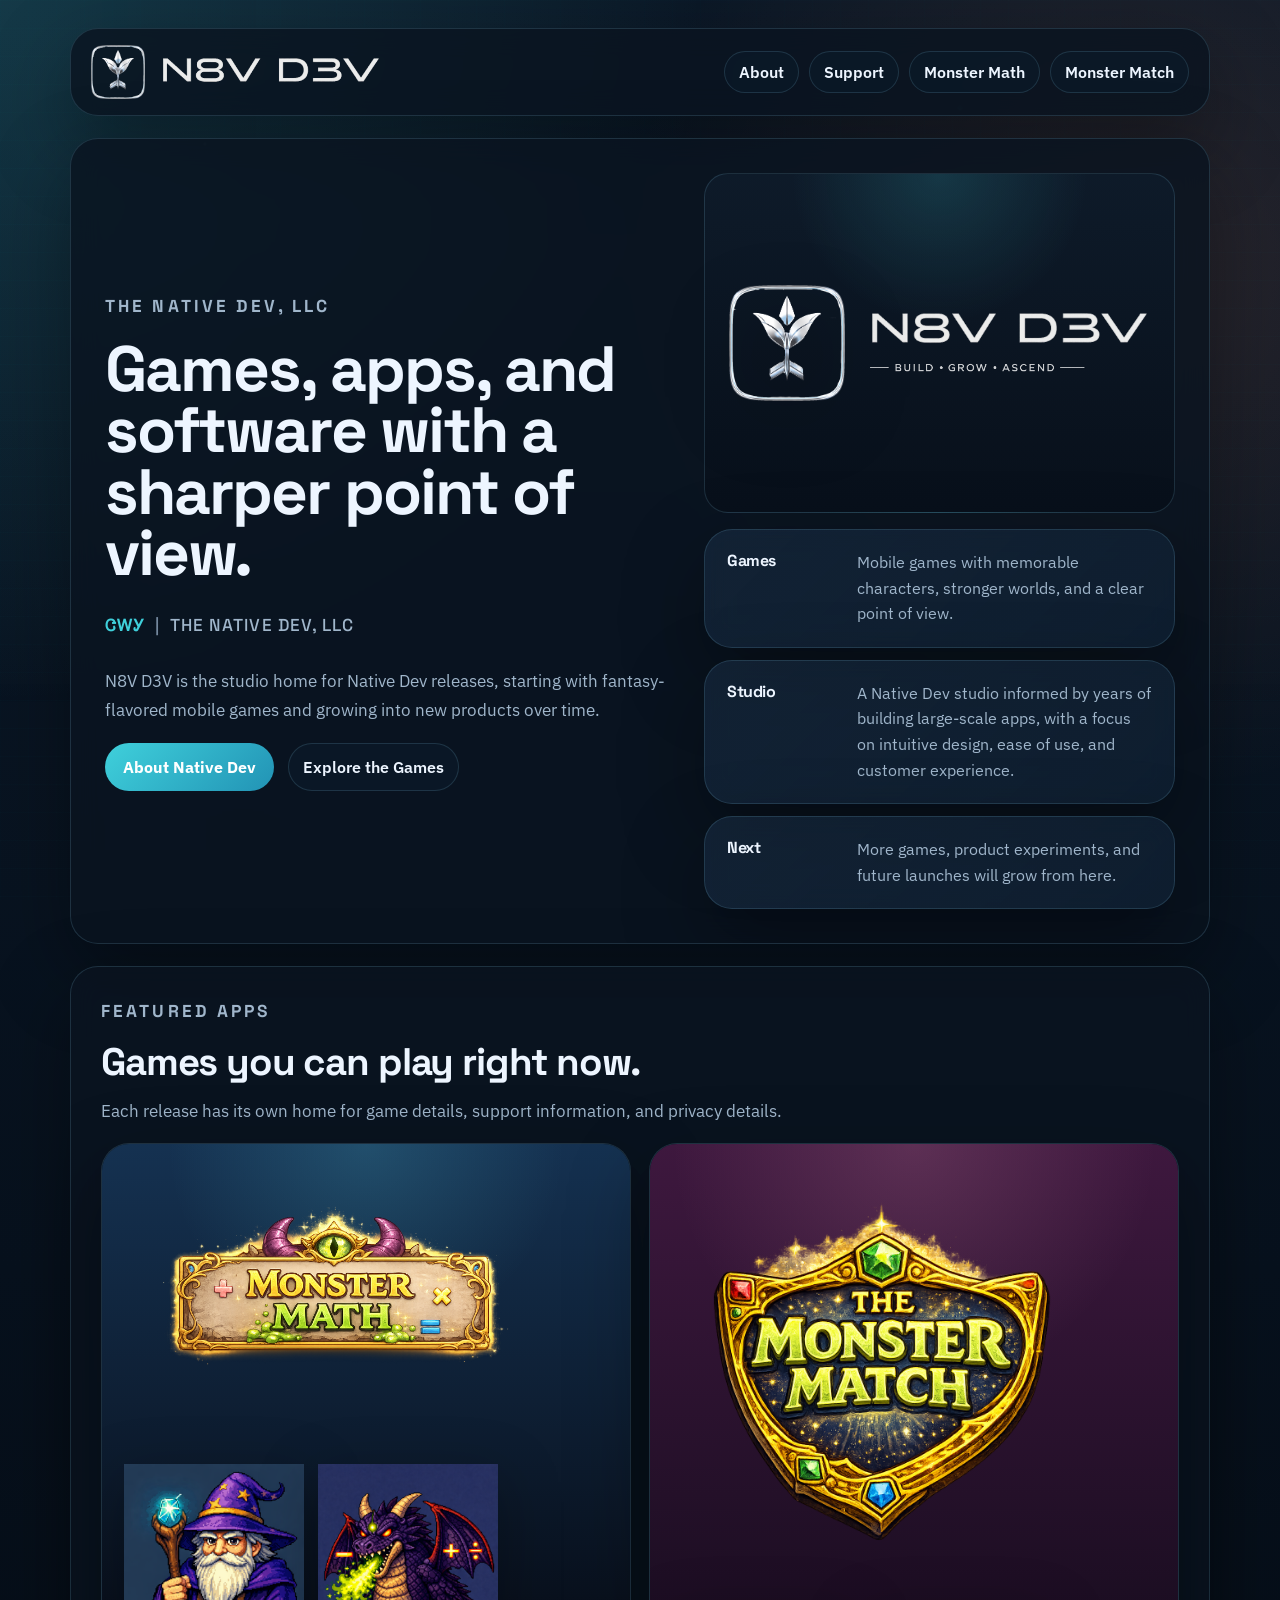
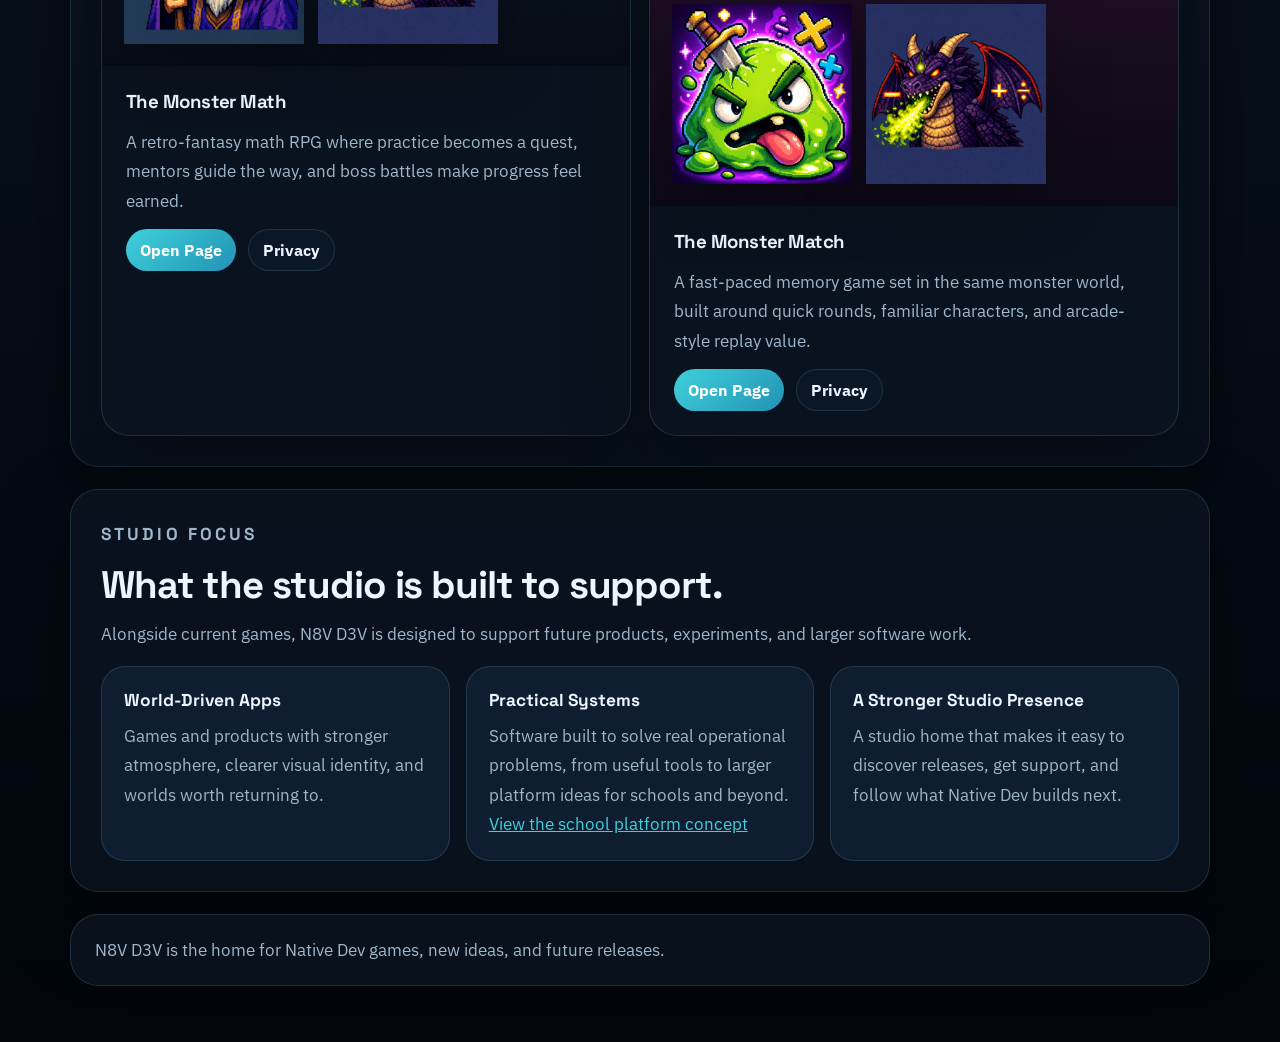
<file: index.html>
<!DOCTYPE html>
<html>
  <head>
    <link rel="icon" href="/storage/assets/images/brand/n8v-d3v-favicon.png">
    <link rel="apple-touch-icon" href="/storage/assets/images/brand/n8v-d3v-favicon.png">
    <title>N8V D3V</title>
    <meta name="viewport" content="width=device-width, initial-scale=1">
    <meta
      name="description"
      content="N8V D3V is the studio home for Native Dev games, apps, and software built with a bold technical edge."
    >
    <link rel="stylesheet" href="/storage/assets/styles/home.css">
  </head>
  <body>
    <main class="page-shell">
      <header class="topbar">
        <a class="brand-lockup" href="/">
          <img class="brand-mark" src="/storage/assets/images/brand/n8v-d3v-mark-v4.png" alt="N8V D3V mark">
          <img class="brand-lockup-wordmark" src="/storage/assets/images/brand/n8v-d3v-wordmark-v4.png" alt="N8V D3V">
        </a>

        <nav class="nav" aria-label="Site">
          <a href="/about">About</a>
          <a href="/support">Support</a>
          <a href="/the-monster-math">Monster Math</a>
          <a href="/the-monster-match">Monster Match</a>
        </nav>
      </header>

      <section class="hero">
        <div class="hero-copy">
          <p class="eyebrow">The Native Dev, LLC</p>

          <h1>Games, apps, and software with a sharper point of view.</h1>

          <p class="heritage-note"><span class="syllabary-inline">ᏣᎳᎩ</span> <span class="heritage-divider">|</span> The Native Dev, LLC</p>

          <p>
            N8V D3V is the studio home for Native Dev releases, starting with fantasy-flavored mobile games and growing into new products over time.
          </p>

          <div class="cta-row">
            <a class="cta-primary" href="/about">About Native Dev</a>
            <a class="cta-secondary" href="#featured-apps">Explore the Games</a>
          </div>
        </div>

        <div class="hero-visual">
          <div class="mark-panel hero-lockup">
            <img class="hero-brand-mark" src="/storage/assets/images/brand/n8v-d3v-mark-v4.png" alt="N8V D3V primary mark">
            <div class="hero-brand-copy">
              <img class="hero-wordmark" src="/storage/assets/images/brand/n8v-d3v-wordmark-v4.png" alt="N8V D3V">
              <img class="hero-tagline" src="/storage/assets/images/brand/n8v-d3v-tagline-v4.png" alt="Build. Grow. Ascend.">
            </div>
          </div>

          <div class="signal-grid">
            <article class="signal-card">
              <h3>Games</h3>
              <p>Mobile games with memorable characters, stronger worlds, and a clear point of view.</p>
            </article>
            <article class="signal-card">
              <h3>Studio</h3>
              <p>A Native Dev studio informed by years of building large-scale apps, with a focus on intuitive design, ease of use, and customer experience.</p>
            </article>
            <article class="signal-card">
              <h3>Next</h3>
              <p>More games, product experiments, and future launches will grow from here.</p>
            </article>
          </div>
        </div>
      </section>

      <section class="section" id="featured-apps">
        <div class="section-header">
          <p class="section-eyebrow">Featured Apps</p>
          <h2>Games you can play right now.</h2>
          <p>
            Each release has its own home for game details, support information, and privacy details.
          </p>
        </div>

        <div class="product-grid">
          <article class="product-card math">
            <div class="product-art">
              <img class="product-logo" src="/storage/assets/images/monster-math/logo.png" alt="The Monster Math logo">
              <div class="art-cluster">
                <img src="/storage/assets/images/monster-math/mathius.png" alt="Mathius character art">
                <img src="/storage/assets/images/monster-math/anti-mather-dragon.png" alt="Anti Mather Dragon artwork">
              </div>
            </div>

            <div class="product-copy">
              <h3>The Monster Math</h3>
              <p>
                A retro-fantasy math RPG where practice becomes a quest, mentors guide the way, and boss battles make progress feel earned.
              </p>

              <div class="product-links">
                <a class="product-link primary" href="/the-monster-math">Open Page</a>
                <a class="product-link secondary" href="/the-monster-math/privacy">Privacy</a>
              </div>
            </div>
          </article>

          <article class="product-card match">
            <div class="product-art">
              <img class="product-logo" src="/storage/assets/images/monster-match/logo.png" alt="The Monster Match logo">
              <div class="art-cluster">
                <img src="/storage/assets/images/monster-match/mad-slime.png" alt="Mad slime card art">
                <img src="/storage/assets/images/monster-match/anti-mather-dragon.png" alt="Anti Mather Dragon card art">
              </div>
            </div>

            <div class="product-copy">
              <h3>The Monster Match</h3>
              <p>
                A fast-paced memory game set in the same monster world, built around quick rounds, familiar characters, and arcade-style replay value.
              </p>

              <div class="product-links">
                <a class="product-link primary" href="/the-monster-match">Open Page</a>
                <a class="product-link secondary" href="/the-monster-match/privacy">Privacy</a>
              </div>
            </div>
          </article>
        </div>
      </section>

      <section class="section">
        <div class="section-header">
          <p class="section-eyebrow">Studio Focus</p>
          <h2>What the studio is built to support.</h2>
          <p>
            Alongside current games, N8V D3V is designed to support future products, experiments, and larger software work.
          </p>
        </div>

        <div class="path-grid">
          <article class="path-card">
            <h3>World-Driven Apps</h3>
            <p>
              Games and products with stronger atmosphere, clearer visual identity, and worlds worth returning to.
            </p>
          </article>
          <article class="path-card">
            <h3>Practical Systems</h3>
            <p>
              Software built to solve real operational problems, from useful tools to larger platform ideas for schools and beyond.
            </p>
            <p><a href="/commerce/schools">View the school platform concept</a></p>
          </article>
          <article class="path-card">
            <h3>A Stronger Studio Presence</h3>
            <p>
              A studio home that makes it easy to discover releases, get support, and follow what Native Dev builds next.
            </p>
          </article>
        </div>
      </section>

      <footer class="footer-card">
        N8V D3V is the home for Native Dev games, new ideas, and future releases.
      </footer>
    </main>
  </body>
</html>
</file>
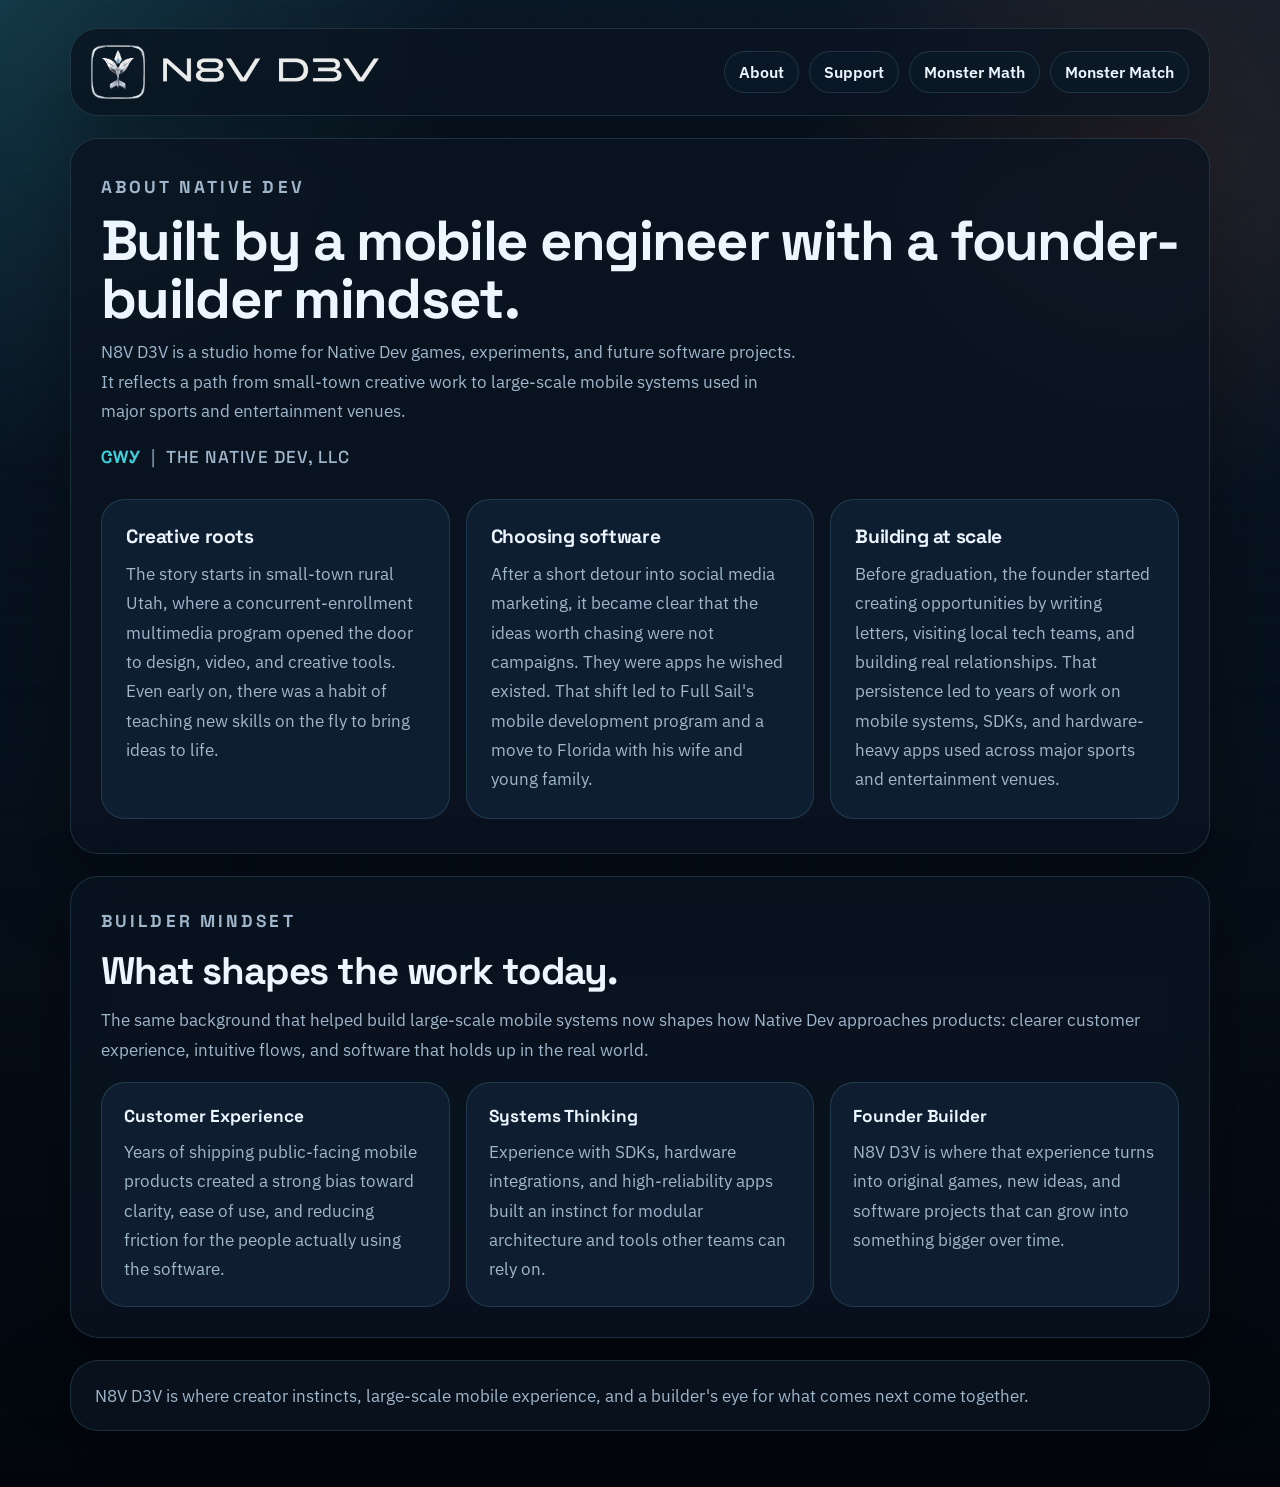
<file: about/index.html>
<!DOCTYPE html>
<html>
  <head>
    <link rel="icon" href="/storage/assets/images/brand/n8v-d3v-favicon.png">
    <link rel="apple-touch-icon" href="/storage/assets/images/brand/n8v-d3v-favicon.png">
    <title>About - N8V D3V</title>
    <meta name="viewport" content="width=device-width, initial-scale=1">
    <meta
      name="description"
      content="Learn about N8V D3V, a founder-builder studio shaped by creative roots and large-scale mobile experience."
    >
    <link rel="stylesheet" href="/storage/assets/styles/home.css">
  </head>
  <body>
    <main class="page-shell">
      <header class="topbar">
        <a class="brand-lockup" href="/">
          <img class="brand-mark" src="/storage/assets/images/brand/n8v-d3v-mark-v4.png" alt="N8V D3V mark">
          <img class="brand-lockup-wordmark" src="/storage/assets/images/brand/n8v-d3v-wordmark-v4.png" alt="N8V D3V">
        </a>

        <nav class="nav" aria-label="Site">
          <a href="/about">About</a>
          <a href="/support">Support</a>
          <a href="/the-monster-math">Monster Math</a>
          <a href="/the-monster-match">Monster Match</a>
        </nav>
      </header>

      <section class="section section-wide">
        <div class="section-header">
          <p class="section-eyebrow">About Native Dev</p>
          <h1 class="page-title">Built by a mobile engineer with a founder-builder mindset.</h1>
          <p class="page-intro">
            N8V D3V is a studio home for Native Dev games, experiments, and future software projects. It reflects a path from small-town creative work to large-scale mobile systems used in major sports and entertainment venues.
          </p>
          <p class="heritage-note"><span class="syllabary-inline">ᏣᎳᎩ</span> <span class="heritage-divider">|</span> The Native Dev, LLC</p>
        </div>

        <div class="about-grid">
          <article class="about-card">
            <h2>Creative roots</h2>
            <p>
              The story starts in small-town rural Utah, where a concurrent-enrollment multimedia program opened the door to design, video, and creative tools. Even early on, there was a habit of teaching new skills on the fly to bring ideas to life.
            </p>
          </article>

          <article class="about-card">
            <h2>Choosing software</h2>
            <p>
              After a short detour into social media marketing, it became clear that the ideas worth chasing were not campaigns. They were apps he wished existed. That shift led to Full Sail's mobile development program and a move to Florida with his wife and young family.
            </p>
          </article>

          <article class="about-card">
            <h2>Building at scale</h2>
            <p>
              Before graduation, the founder started creating opportunities by writing letters, visiting local tech teams, and building real relationships. That persistence led to years of work on mobile systems, SDKs, and hardware-heavy apps used across major sports and entertainment venues.
            </p>
          </article>
        </div>
      </section>

      <section class="section">
        <div class="section-header">
          <p class="section-eyebrow">Builder Mindset</p>
          <h2>What shapes the work today.</h2>
          <p>
            The same background that helped build large-scale mobile systems now shapes how Native Dev approaches products: clearer customer experience, intuitive flows, and software that holds up in the real world.
          </p>
        </div>

        <div class="path-grid">
          <article class="path-card">
            <h3>Customer Experience</h3>
            <p>
              Years of shipping public-facing mobile products created a strong bias toward clarity, ease of use, and reducing friction for the people actually using the software.
            </p>
          </article>

          <article class="path-card">
            <h3>Systems Thinking</h3>
            <p>
              Experience with SDKs, hardware integrations, and high-reliability apps built an instinct for modular architecture and tools other teams can rely on.
            </p>
          </article>

          <article class="path-card">
            <h3>Founder Builder</h3>
            <p>
              N8V D3V is where that experience turns into original games, new ideas, and software projects that can grow into something bigger over time.
            </p>
          </article>
        </div>
      </section>

      <footer class="footer-card">
        N8V D3V is where creator instincts, large-scale mobile experience, and a builder's eye for what comes next come together.
      </footer>
    </main>
  </body>
</html>
</file>
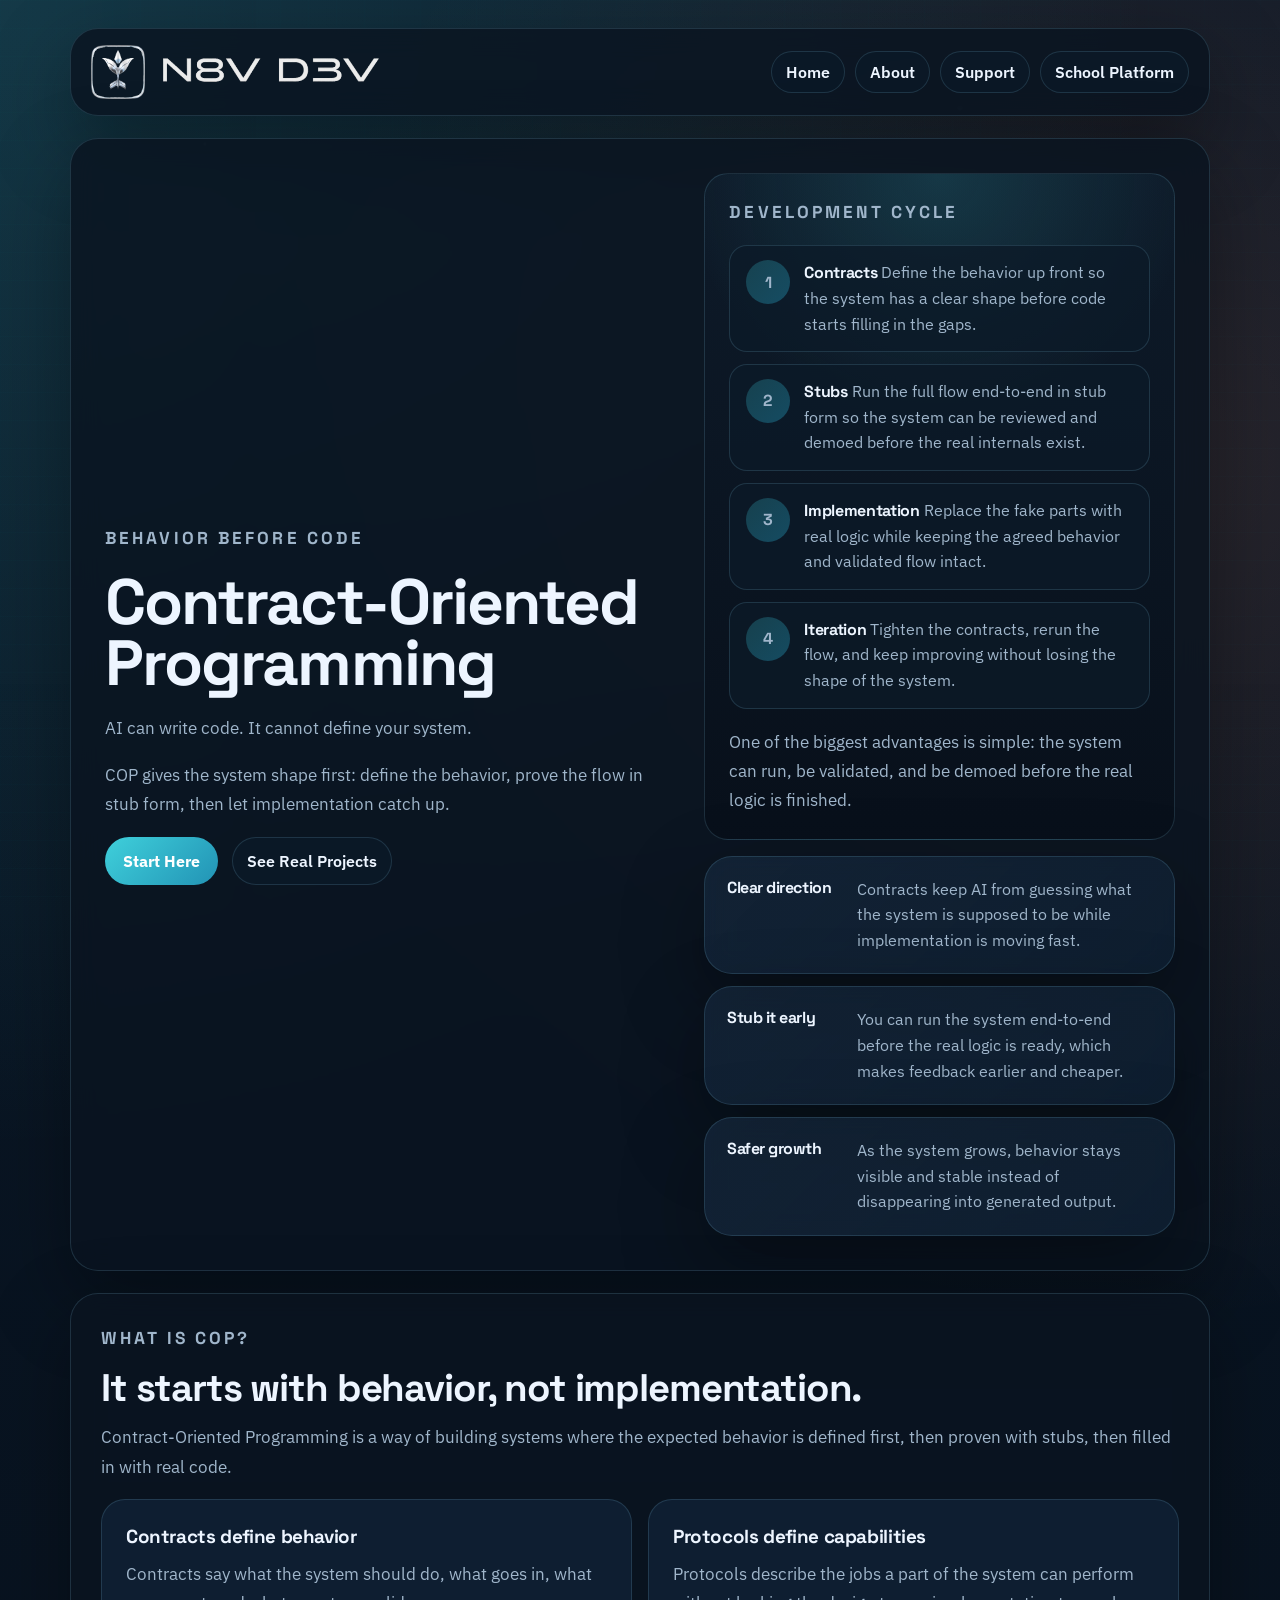
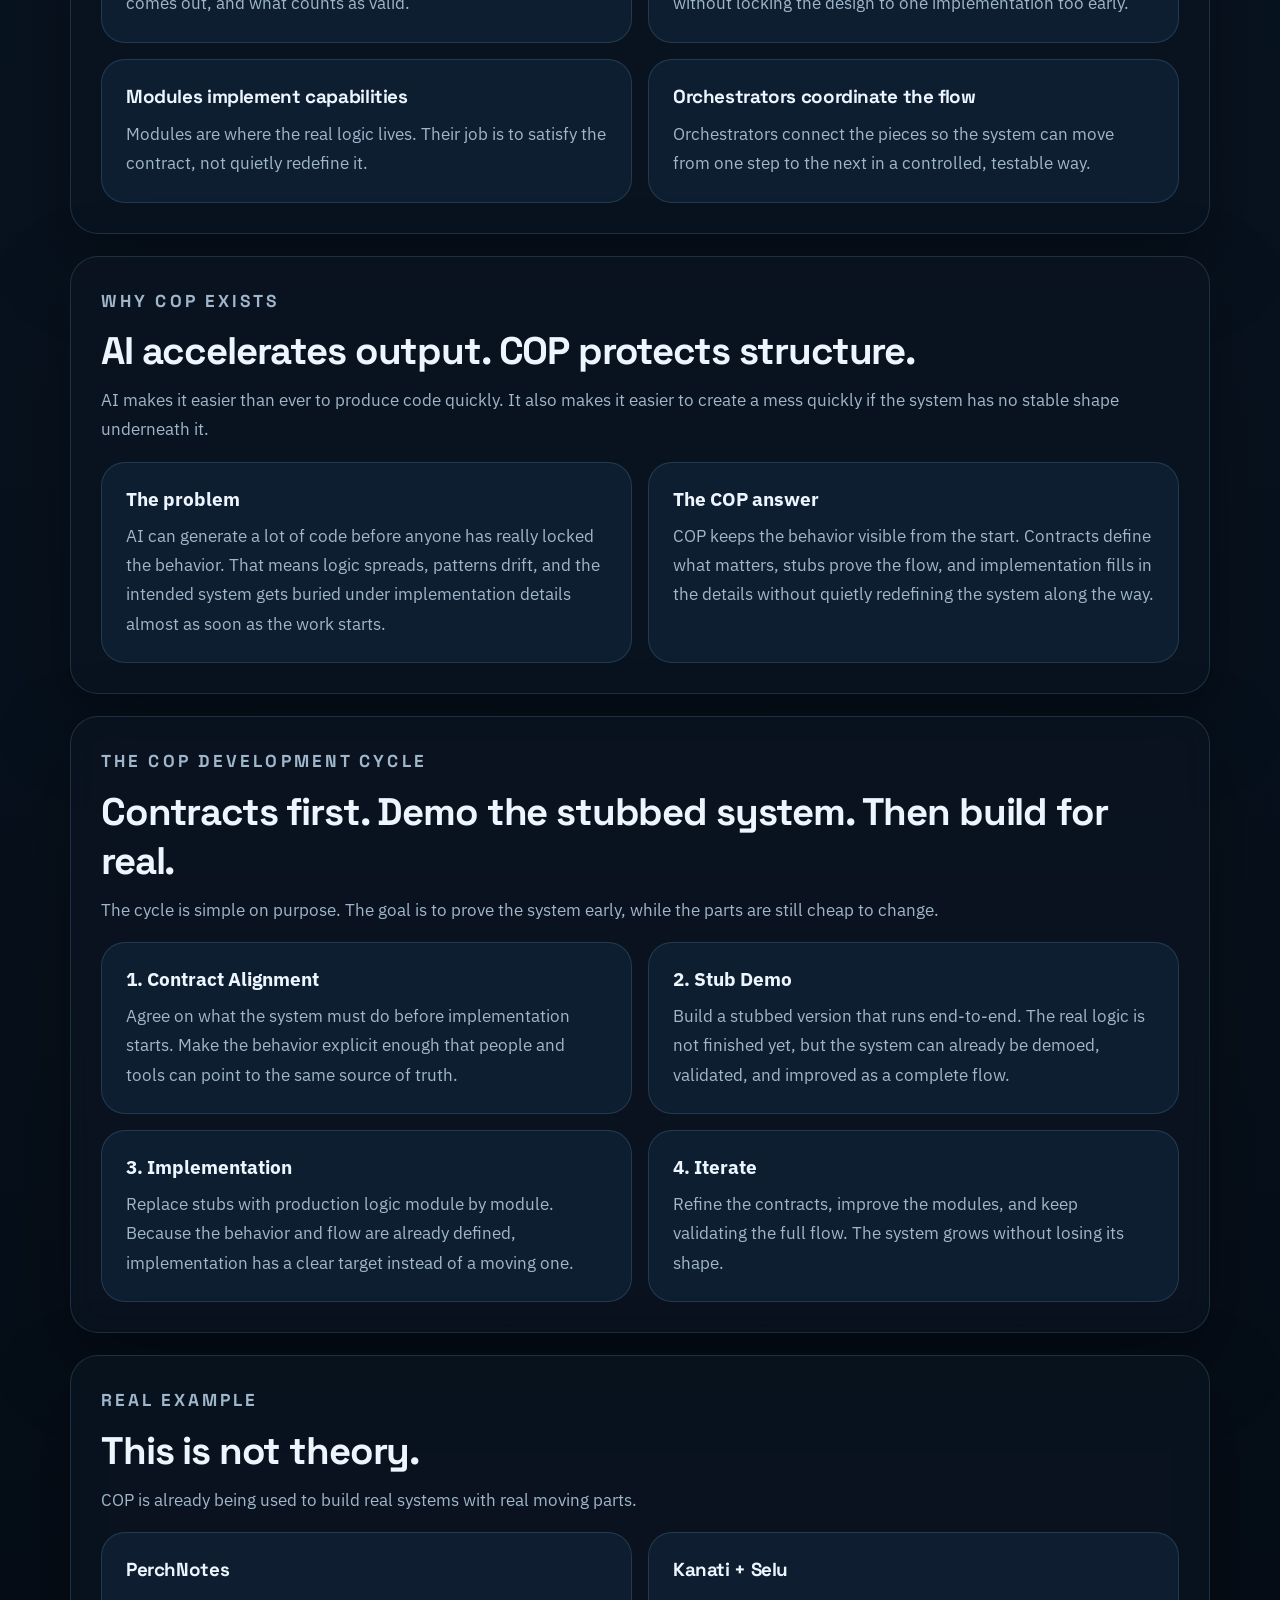
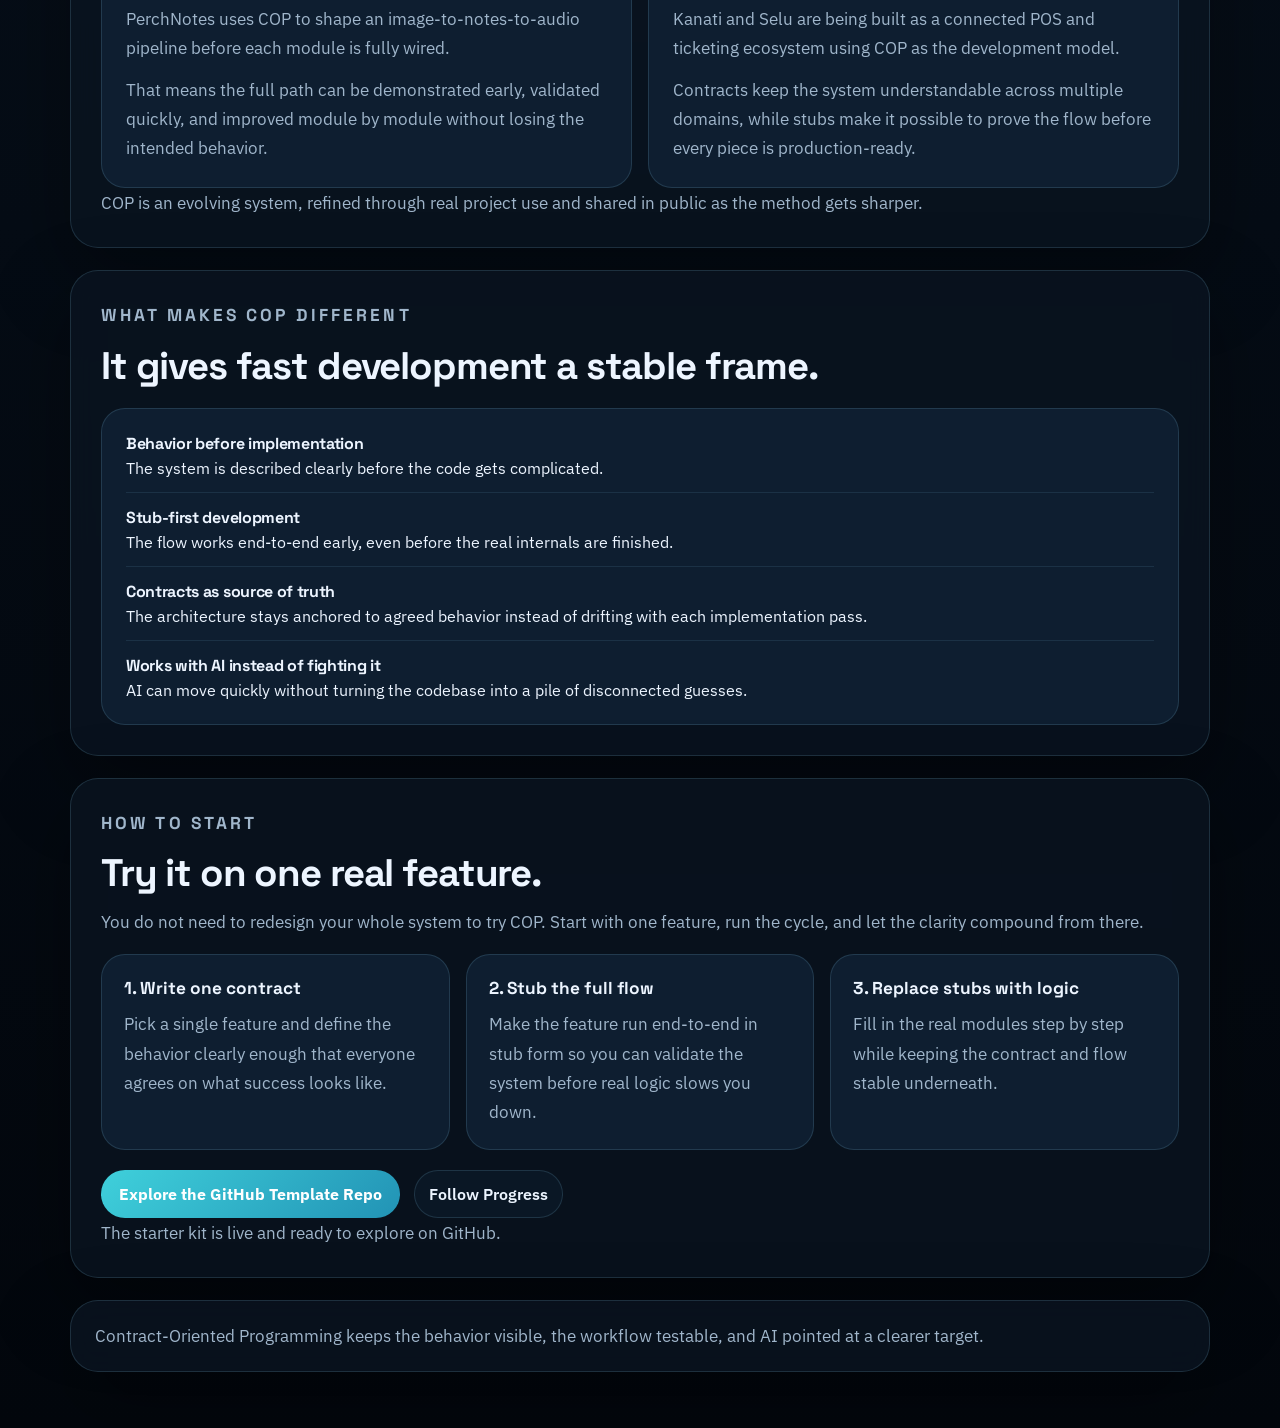
<file: cop/index.html>
<!DOCTYPE html>
<html>
  <head>
    <link rel="icon" href="/storage/assets/images/brand/n8v-d3v-favicon.png">
    <link rel="apple-touch-icon" href="/storage/assets/images/brand/n8v-d3v-favicon.png">
    <title>Contract-Oriented Programming - N8V D3V</title>
    <meta name="viewport" content="width=device-width, initial-scale=1">
    <meta
      name="description"
      content="Contract-Oriented Programming is a behavior-first way to build software with AI using contracts, stubs, and implementation."
    >
    <link rel="stylesheet" href="/storage/assets/styles/home.css">
    <style>
      .cop-panel {
        display: grid;
        gap: 18px;
        align-content: start;
        text-align: left;
      }

      .cop-panel .eyebrow,
      .cop-panel .panel-note {
        width: 100%;
      }

      .cycle-list {
        display: grid;
        gap: 12px;
        margin: 0;
        padding: 0;
        list-style: none;
      }

      .cycle-list li {
        display: grid;
        grid-template-columns: 44px minmax(0, 1fr);
        gap: 14px;
        align-items: start;
        padding: 14px 16px;
        border: 1px solid var(--border);
        border-radius: 18px;
        background: rgba(12, 26, 40, 0.78);
      }

      .cycle-step {
        display: inline-grid;
        place-items: center;
        width: 44px;
        height: 44px;
        border-radius: 999px;
        background: linear-gradient(135deg, rgba(63, 208, 219, 0.22) 0%, rgba(34, 147, 181, 0.42) 100%);
        color: var(--text-main);
        font-family: "Space Grotesk", sans-serif;
        font-weight: 700;
      }

      .cycle-list strong,
      .cop-grid h3,
      .difference-list strong,
      .proof-grid h3 {
        color: var(--text-main);
        font-family: "Space Grotesk", sans-serif;
        letter-spacing: -0.02em;
      }

      .cycle-list span,
      .panel-note,
      .eyebrow-note {
        color: var(--text-soft);
        line-height: 1.6;
      }

      .cop-grid,
      .cycle-grid,
      .proof-grid,
      .split-grid {
        display: grid;
        gap: 16px;
      }

      .cop-grid,
      .cycle-grid {
        grid-template-columns: repeat(2, minmax(0, 1fr));
      }

      .proof-grid,
      .split-grid {
        grid-template-columns: repeat(2, minmax(0, 1fr));
      }

      .cop-card,
      .cycle-card,
      .split-card {
        padding: 24px;
        border-radius: 24px;
        border: 1px solid var(--border);
        background: var(--surface-soft);
      }

      .cop-card h3,
      .cycle-card h3,
      .split-card h3,
      .proof-grid h3 {
        margin: 0 0 10px;
        font-size: 1.18rem;
      }

      .cop-card p,
      .cycle-card p,
      .split-card p {
        margin: 0;
      }

      .difference-wrap {
        padding: 24px;
        border-radius: 24px;
        border: 1px solid var(--border);
        background: var(--surface-soft);
      }

      .difference-list {
        display: grid;
        gap: 14px;
        margin: 0;
        padding: 0;
        list-style: none;
      }

      .difference-list li {
        padding: 0 0 14px;
        border-bottom: 1px solid rgba(124, 187, 217, 0.12);
      }

      .difference-list li:last-child {
        padding-bottom: 0;
        border-bottom: 0;
      }

      .difference-list strong {
        display: block;
        margin-bottom: 4px;
      }

      .proof-grid .about-card {
        display: grid;
        gap: 12px;
      }

      .proof-grid p + p {
        margin-top: 0;
      }

      .path-grid + .cta-row {
        margin-top: 20px;
      }

      .cta-note {
        margin-top: 12px;
        color: var(--text-dim);
        font-size: 0.95rem;
      }

      @media (max-width: 900px) {
        .cop-grid,
        .cycle-grid,
        .proof-grid,
        .split-grid {
          grid-template-columns: 1fr;
        }
      }
    </style>
  </head>
  <body>
    <main class="page-shell">
      <header class="topbar">
        <a class="brand-lockup" href="/">
          <img class="brand-mark" src="/storage/assets/images/brand/n8v-d3v-mark-v4.png" alt="N8V D3V mark">
          <img class="brand-lockup-wordmark" src="/storage/assets/images/brand/n8v-d3v-wordmark-v4.png" alt="N8V D3V">
        </a>

        <nav class="nav" aria-label="Site">
          <a href="/">Home</a>
          <a href="/about">About</a>
          <a href="/support">Support</a>
          <a href="/commerce/schools">School Platform</a>
        </nav>
      </header>

      <section class="hero">
        <div class="hero-copy">
          <p class="eyebrow">Behavior Before Code</p>
          <h1>Contract-Oriented Programming</h1>
          <p class="page-intro">AI can write code. It cannot define your system.</p>
          <p>
            COP gives the system shape first: define the behavior, prove the flow in stub form, then let implementation catch up.
          </p>

          <div class="cta-row">
            <a class="cta-primary" href="#start-here">Start Here</a>
            <a class="cta-secondary" href="#real-example">See Real Projects</a>
          </div>
        </div>

        <div class="hero-visual">
          <div class="mark-panel cop-panel">
            <p class="eyebrow">Development Cycle</p>

            <ol class="cycle-list">
              <li>
                <span class="cycle-step">1</span>
                <div>
                  <strong>Contracts</strong>
                  <span>Define the behavior up front so the system has a clear shape before code starts filling in the gaps.</span>
                </div>
              </li>
              <li>
                <span class="cycle-step">2</span>
                <div>
                  <strong>Stubs</strong>
                  <span>Run the full flow end-to-end in stub form so the system can be reviewed and demoed before the real internals exist.</span>
                </div>
              </li>
              <li>
                <span class="cycle-step">3</span>
                <div>
                  <strong>Implementation</strong>
                  <span>Replace the fake parts with real logic while keeping the agreed behavior and validated flow intact.</span>
                </div>
              </li>
              <li>
                <span class="cycle-step">4</span>
                <div>
                  <strong>Iteration</strong>
                  <span>Tighten the contracts, rerun the flow, and keep improving without losing the shape of the system.</span>
                </div>
              </li>
            </ol>

            <p class="panel-note">
              One of the biggest advantages is simple: the system can run, be validated, and be demoed before the real logic is finished.
            </p>
          </div>

          <div class="signal-grid">
            <article class="signal-card">
              <h3>Clear direction</h3>
              <p>Contracts keep AI from guessing what the system is supposed to be while implementation is moving fast.</p>
            </article>
            <article class="signal-card">
              <h3>Stub it early</h3>
              <p>You can run the system end-to-end before the real logic is ready, which makes feedback earlier and cheaper.</p>
            </article>
            <article class="signal-card">
              <h3>Safer growth</h3>
              <p>As the system grows, behavior stays visible and stable instead of disappearing into generated output.</p>
            </article>
          </div>
        </div>
      </section>

      <section class="section">
        <div class="section-header">
          <p class="section-eyebrow">What Is COP?</p>
          <h2>It starts with behavior, not implementation.</h2>
          <p>
            Contract-Oriented Programming is a way of building systems where the expected behavior is defined first, then proven with stubs, then filled in with real code.
          </p>
        </div>

        <div class="cop-grid">
          <article class="cop-card">
            <h3>Contracts define behavior</h3>
            <p>
              Contracts say what the system should do, what goes in, what comes out, and what counts as valid.
            </p>
          </article>

          <article class="cop-card">
            <h3>Protocols define capabilities</h3>
            <p>
              Protocols describe the jobs a part of the system can perform without locking the design to one implementation too early.
            </p>
          </article>

          <article class="cop-card">
            <h3>Modules implement capabilities</h3>
            <p>
              Modules are where the real logic lives. Their job is to satisfy the contract, not quietly redefine it.
            </p>
          </article>

          <article class="cop-card">
            <h3>Orchestrators coordinate the flow</h3>
            <p>
              Orchestrators connect the pieces so the system can move from one step to the next in a controlled, testable way.
            </p>
          </article>
        </div>
      </section>

      <section class="section">
        <div class="section-header">
          <p class="section-eyebrow">Why COP Exists</p>
          <h2>AI accelerates output. COP protects structure.</h2>
          <p>
            AI makes it easier than ever to produce code quickly. It also makes it easier to create a mess quickly if the system has no stable shape underneath it.
          </p>
        </div>

        <div class="split-grid">
          <article class="split-card">
            <h3>The problem</h3>
            <p>
              AI can generate a lot of code before anyone has really locked the behavior. That means logic spreads, patterns drift, and the intended system gets buried under implementation details almost as soon as the work starts.
            </p>
          </article>

          <article class="split-card">
            <h3>The COP answer</h3>
            <p>
              COP keeps the behavior visible from the start. Contracts define what matters, stubs prove the flow, and implementation fills in the details without quietly redefining the system along the way.
            </p>
          </article>
        </div>
      </section>

      <section class="section">
        <div class="section-header">
          <p class="section-eyebrow">The COP Development Cycle</p>
          <h2>Contracts first. Demo the stubbed system. Then build for real.</h2>
          <p>
            The cycle is simple on purpose. The goal is to prove the system early, while the parts are still cheap to change.
          </p>
        </div>

        <div class="cycle-grid">
          <article class="cycle-card">
            <h3>1. Contract Alignment</h3>
            <p>
              Agree on what the system must do before implementation starts. Make the behavior explicit enough that people and tools can point to the same source of truth.
            </p>
          </article>

          <article class="cycle-card">
            <h3>2. Stub Demo</h3>
            <p>
              Build a stubbed version that runs end-to-end. The real logic is not finished yet, but the system can already be demoed, validated, and improved as a complete flow.
            </p>
          </article>

          <article class="cycle-card">
            <h3>3. Implementation</h3>
            <p>
              Replace stubs with production logic module by module. Because the behavior and flow are already defined, implementation has a clear target instead of a moving one.
            </p>
          </article>

          <article class="cycle-card">
            <h3>4. Iterate</h3>
            <p>
              Refine the contracts, improve the modules, and keep validating the full flow. The system grows without losing its shape.
            </p>
          </article>
        </div>
      </section>

      <section class="section" id="real-example">
        <div class="section-header">
          <p class="section-eyebrow">Real Example</p>
          <h2>This is not theory.</h2>
          <p>
            COP is already being used to build real systems with real moving parts.
          </p>
        </div>

        <div class="proof-grid">
          <article class="about-card">
            <h3>PerchNotes</h3>
            <p>
              PerchNotes uses COP to shape an image-to-notes-to-audio pipeline before each module is fully wired.
            </p>
            <p>
              That means the full path can be demonstrated early, validated quickly, and improved module by module without losing the intended behavior.
            </p>
          </article>

          <article class="about-card">
            <h3>Kanati + Selu</h3>
            <p>
              Kanati and Selu are being built as a connected POS and ticketing ecosystem using COP as the development model.
            </p>
            <p>
              Contracts keep the system understandable across multiple domains, while stubs make it possible to prove the flow before every piece is production-ready.
            </p>
          </article>
        </div>

        <p class="cta-note">
          COP is an evolving system, refined through real project use and shared in public as the method gets sharper.
        </p>
      </section>

      <section class="section">
        <div class="section-header">
          <p class="section-eyebrow">What Makes COP Different</p>
          <h2>It gives fast development a stable frame.</h2>
        </div>

        <div class="difference-wrap">
          <ul class="difference-list">
            <li>
              <strong>Behavior before implementation</strong>
              The system is described clearly before the code gets complicated.
            </li>
            <li>
              <strong>Stub-first development</strong>
              The flow works end-to-end early, even before the real internals are finished.
            </li>
            <li>
              <strong>Contracts as source of truth</strong>
              The architecture stays anchored to agreed behavior instead of drifting with each implementation pass.
            </li>
            <li>
              <strong>Works with AI instead of fighting it</strong>
              AI can move quickly without turning the codebase into a pile of disconnected guesses.
            </li>
          </ul>
        </div>
      </section>

      <section class="section" id="start-here">
        <div class="section-header">
          <p class="section-eyebrow">How To Start</p>
          <h2>Try it on one real feature.</h2>
          <p>
            You do not need to redesign your whole system to try COP. Start with one feature, run the cycle, and let the clarity compound from there.
          </p>
        </div>

        <div class="path-grid">
          <article class="path-card">
            <h3>1. Write one contract</h3>
            <p>
              Pick a single feature and define the behavior clearly enough that everyone agrees on what success looks like.
            </p>
          </article>

          <article class="path-card">
            <h3>2. Stub the full flow</h3>
            <p>
              Make the feature run end-to-end in stub form so you can validate the system before real logic slows you down.
            </p>
          </article>

          <article class="path-card">
            <h3>3. Replace stubs with logic</h3>
            <p>
              Fill in the real modules step by step while keeping the contract and flow stable underneath.
            </p>
          </article>
        </div>

        <div class="cta-row">
          <a class="cta-primary" href="https://github.com/N8V-D3V/cop-starter-kit">Explore the GitHub Template Repo</a>
          <a class="cta-secondary" href="/">Follow Progress</a>
        </div>

        <p class="cta-note">
          The starter kit is live and ready to explore on GitHub.
        </p>
      </section>

      <footer class="footer-card">
        Contract-Oriented Programming keeps the behavior visible, the workflow testable, and AI pointed at a clearer target.
      </footer>
    </main>
  </body>
</html>
</file>
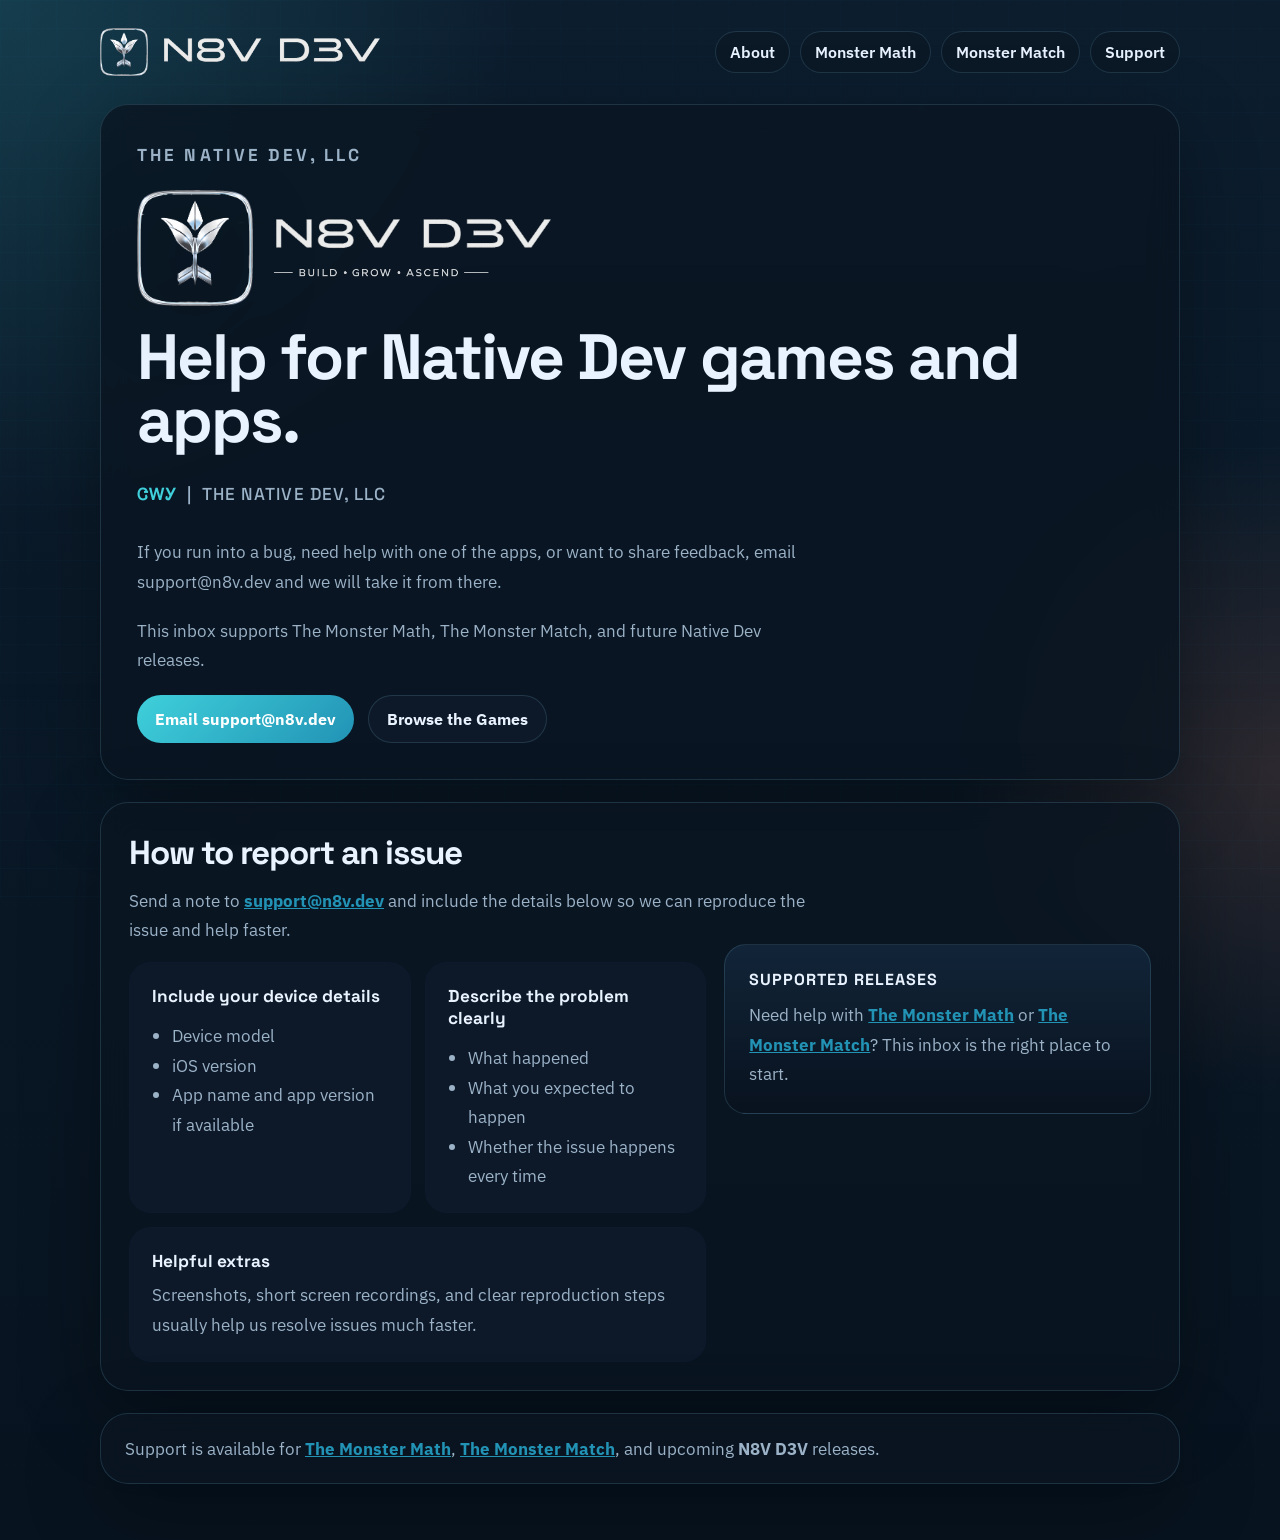
<file: support/index.html>
<!DOCTYPE html>
<html>
  <head>
    <link rel="icon" href="/storage/assets/images/brand/n8v-d3v-favicon.png">
    <link rel="apple-touch-icon" href="/storage/assets/images/brand/n8v-d3v-favicon.png">
    <title>Support - N8V D3V</title>
    <meta name="viewport" content="width=device-width, initial-scale=1">
    <meta
      name="description"
      content="Get support for Native Dev games and apps, including The Monster Math and The Monster Match."
    >
    <link rel="stylesheet" href="/storage/assets/styles/support-company.css">
  </head>
  <body>
    <main class="page-shell">
      <div class="topbar">
        <a class="brand-lockup" href="/">
          <img class="brand-mark" src="/storage/assets/images/brand/n8v-d3v-mark-v4.png" alt="N8V D3V mark">
          <img class="brand-lockup-wordmark" src="/storage/assets/images/brand/n8v-d3v-wordmark-v4.png" alt="N8V D3V">
        </a>

        <nav class="nav" aria-label="Site">
          <a href="/about">About</a>
          <a href="/the-monster-math">Monster Math</a>
          <a href="/the-monster-match">Monster Match</a>
          <a href="/support">Support</a>
        </nav>
      </div>

      <section class="hero">
        <p class="eyebrow">The Native Dev, LLC</p>

        <div class="hero-brand">
          <img class="hero-brand-mark" src="/storage/assets/images/brand/n8v-d3v-mark-v4.png" alt="N8V D3V primary mark">
          <div class="hero-brand-copy">
            <img class="hero-wordmark" src="/storage/assets/images/brand/n8v-d3v-wordmark-v4.png" alt="N8V D3V wordmark">
            <img class="hero-tagline" src="/storage/assets/images/brand/n8v-d3v-tagline-v4.png" alt="Build. Grow. Ascend.">
          </div>
        </div>

        <h1>Help for Native Dev games and apps.</h1>

        <p class="heritage-note"><span class="syllabary-inline">ᏣᎳᎩ</span> <span class="heritage-divider">|</span> The Native Dev, LLC</p>

        <p class="hero-copy-strong">
          If you run into a bug, need help with one of the apps, or want to share feedback, email support@n8v.dev and we will take it from there.
        </p>

        <p>
          This inbox supports The Monster Math, The Monster Match, and future Native Dev releases.
        </p>

        <div class="cta-row">
          <a class="primary-link" href="mailto:support@n8v.dev">Email support@n8v.dev</a>
          <a class="secondary-link" href="/">Browse the Games</a>
        </div>
      </section>

      <section class="section">
        <h2>How to report an issue</h2>

        <p>
          Send a note to <a class="contact-link" href="mailto:support@n8v.dev">support@n8v.dev</a> and include the details below so we can reproduce the issue and help faster.
        </p>

        <div class="section-grid">
          <div class="cards">
            <div class="card">
              <strong>Include your device details</strong>
              <ul class="checklist">
                <li>Device model</li>
                <li>iOS version</li>
                <li>App name and app version if available</li>
              </ul>
            </div>

            <div class="card">
              <strong>Describe the problem clearly</strong>
              <ul class="checklist">
                <li>What happened</li>
                <li>What you expected to happen</li>
                <li>Whether the issue happens every time</li>
              </ul>
            </div>

            <div class="card">
              <strong>Helpful extras</strong>
              <p>
                Screenshots, short screen recordings, and clear reproduction steps usually help us resolve issues much faster.
              </p>
            </div>
          </div>

          <div class="signal-panel">
            <strong>Supported releases</strong>
            <p>
              Need help with <a class="contact-link" href="/the-monster-math">The Monster Math</a> or <a class="contact-link" href="/the-monster-match">The Monster Match</a>? This inbox is the right place to start.
            </p>
          </div>
        </div>
      </section>

      <footer class="footer-card">
        Support is available for <strong><a href="/the-monster-math">The Monster Math</a></strong>, <strong><a href="/the-monster-match">The Monster Match</a></strong>, and upcoming <strong>N8V D3V</strong> releases.
      </footer>
    </main>
  </body>
</html>
</file>
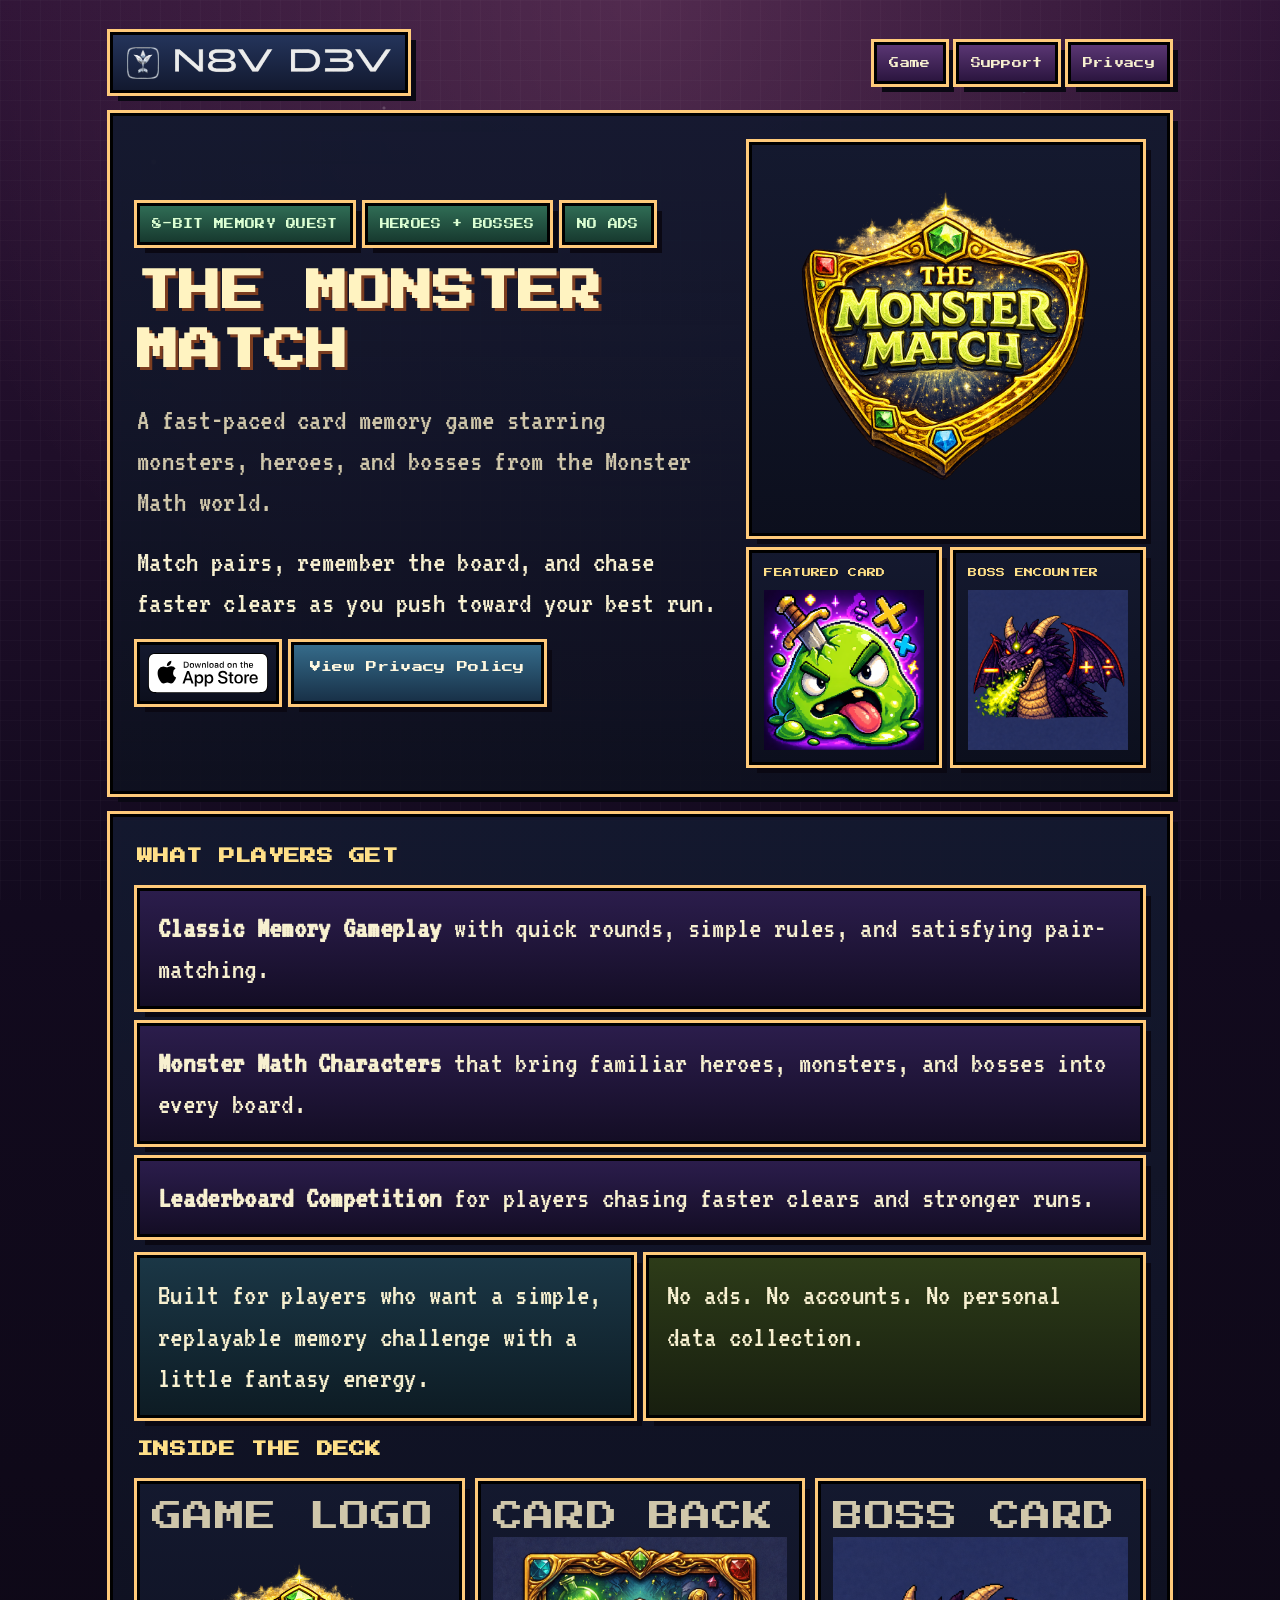
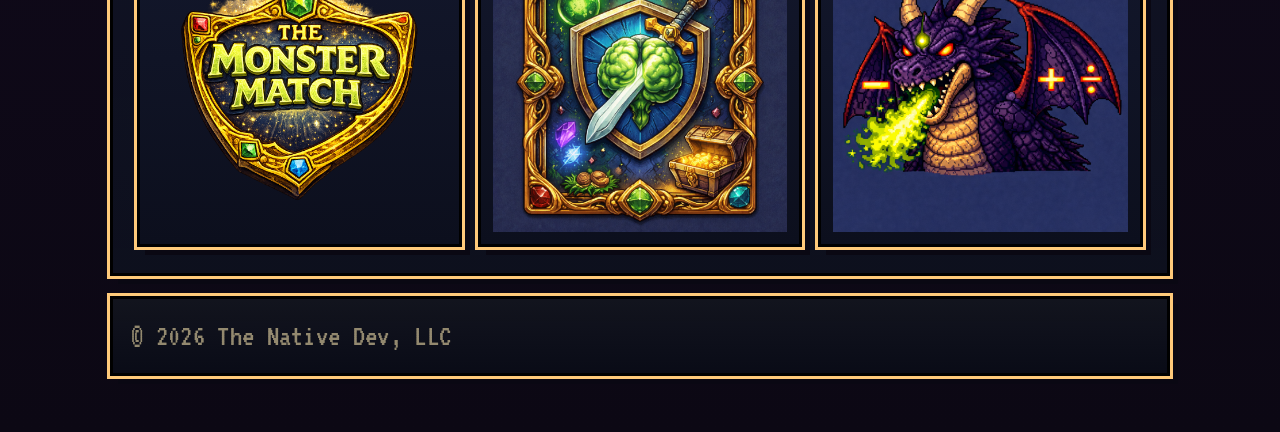
<file: the-monster-match/index.html>
<!DOCTYPE html>
<html>
  <head>
    <title>The Monster Match</title>
    <link rel="icon" href="/storage/assets/images/slime_favicon.png">
    <link rel="apple-touch-icon" href="/storage/assets/images/slime_favicon.png">
    <meta name="viewport" content="width=device-width, initial-scale=1">
    <meta
      name="description"
      content="The Monster Match is a fast-paced card memory game from Native Dev featuring monster characters, quick rounds, and arcade-style replay."
    >
    <link rel="stylesheet" href="/storage/assets/styles/retro-fantasy.css">
  </head>
  <body class="theme-match">
    <main class="page-shell">
      <div class="topbar">
        <a class="brand-chip brand-home-chip" href="/">
          <img class="brand-home-mark" src="/storage/assets/images/brand/n8v-d3v-mark-v4.png" alt="N8V D3V mark">
          <img class="brand-home-wordmark" src="/storage/assets/images/brand/n8v-d3v-wordmark-v4.png" alt="N8V D3V">
        </a>

        <nav class="nav" aria-label="Site">
          <a href="/the-monster-match">Game</a>
          <a href="/support">Support</a>
          <a href="/the-monster-match/privacy">Privacy</a>
        </nav>
      </div>

      <section class="hero-panel">
        <div class="hero-layout">
          <div class="hero-content">
            <div class="tag-row">
              <span class="tag">8-Bit Memory Quest</span>
              <span class="tag">Heroes + Bosses</span>
              <span class="tag">No Ads</span>
            </div>

            <h1 class="hero-title">The Monster Match</h1>

            <p class="hero-subtitle">
              A fast-paced card memory game starring monsters, heroes, and bosses from the Monster Math world.
            </p>

            <p class="hero-copy">
              Match pairs, remember the board, and chase faster clears as you push toward your best run.
            </p>

            <div class="cta-row">
              <a class="app-store-link badge-frame" href="https://apps.apple.com/us/app/the-monster-match-card-memory/id1462676215" aria-label="Download The Monster Match on the App Store">
                <img src="/storage/assets/images/app-store/download-on-the-app-store-white.svg" alt="Download on the App Store">
              </a>
              <a class="cta-link secondary" href="/the-monster-match/privacy">View Privacy Policy</a>
            </div>
          </div>

          <div class="hero-media">
            <div class="art-frame">
              <img class="hero-splash" src="/storage/assets/images/monster-match/logo.png" alt="The Monster Match logo art">
            </div>

            <div class="art-grid">
              <div class="art-card">
                <p class="art-label">Featured Card</p>
                <img src="/storage/assets/images/monster-match/mad-slime.png" alt="Mad slime card art">
              </div>
              <div class="art-card">
                <p class="art-label">Boss Encounter</p>
                <img src="/storage/assets/images/monster-match/anti-mather-dragon.png" alt="Anti Mather Dragon card art">
              </div>
            </div>
          </div>
        </div>
      </section>

      <section class="content-panel">
        <h2 class="section-title">What Players Get</h2>

        <ul class="feature-list">
          <li><strong>Classic Memory Gameplay</strong> with quick rounds, simple rules, and satisfying pair-matching.</li>
          <li><strong>Monster Math Characters</strong> that bring familiar heroes, monsters, and bosses into every board.</li>
          <li><strong>Leaderboard Competition</strong> for players chasing faster clears and stronger runs.</li>
        </ul>

        <div class="info-grid">
          <div class="info-card">
            Built for players who want a simple, replayable memory challenge with a little fantasy energy.
          </div>
          <div class="notice-panel">
            No ads. No accounts. No personal data collection.
          </div>
        </div>

        <h2 class="section-title">Inside The Deck</h2>

        <div class="media-gallery">
          <div class="art-card">
            <p class="art-label">Game Logo</p>
            <img src="/storage/assets/images/monster-match/logo.png" alt="The Monster Match title art">
          </div>
          <div class="art-card">
            <p class="art-label">Card Back</p>
            <img src="/storage/assets/images/monster-match/card-back.png" alt="Card back artwork">
          </div>
          <div class="art-card">
            <p class="art-label">Boss Card</p>
            <img src="/storage/assets/images/monster-match/anti-mather-dragon.png" alt="Anti Mather Dragon artwork">
          </div>
        </div>
      </section>

      <footer class="footer-bar">
        © 2026 The Native Dev, LLC
      </footer>
    </main>
  </body>
</html>
</file>
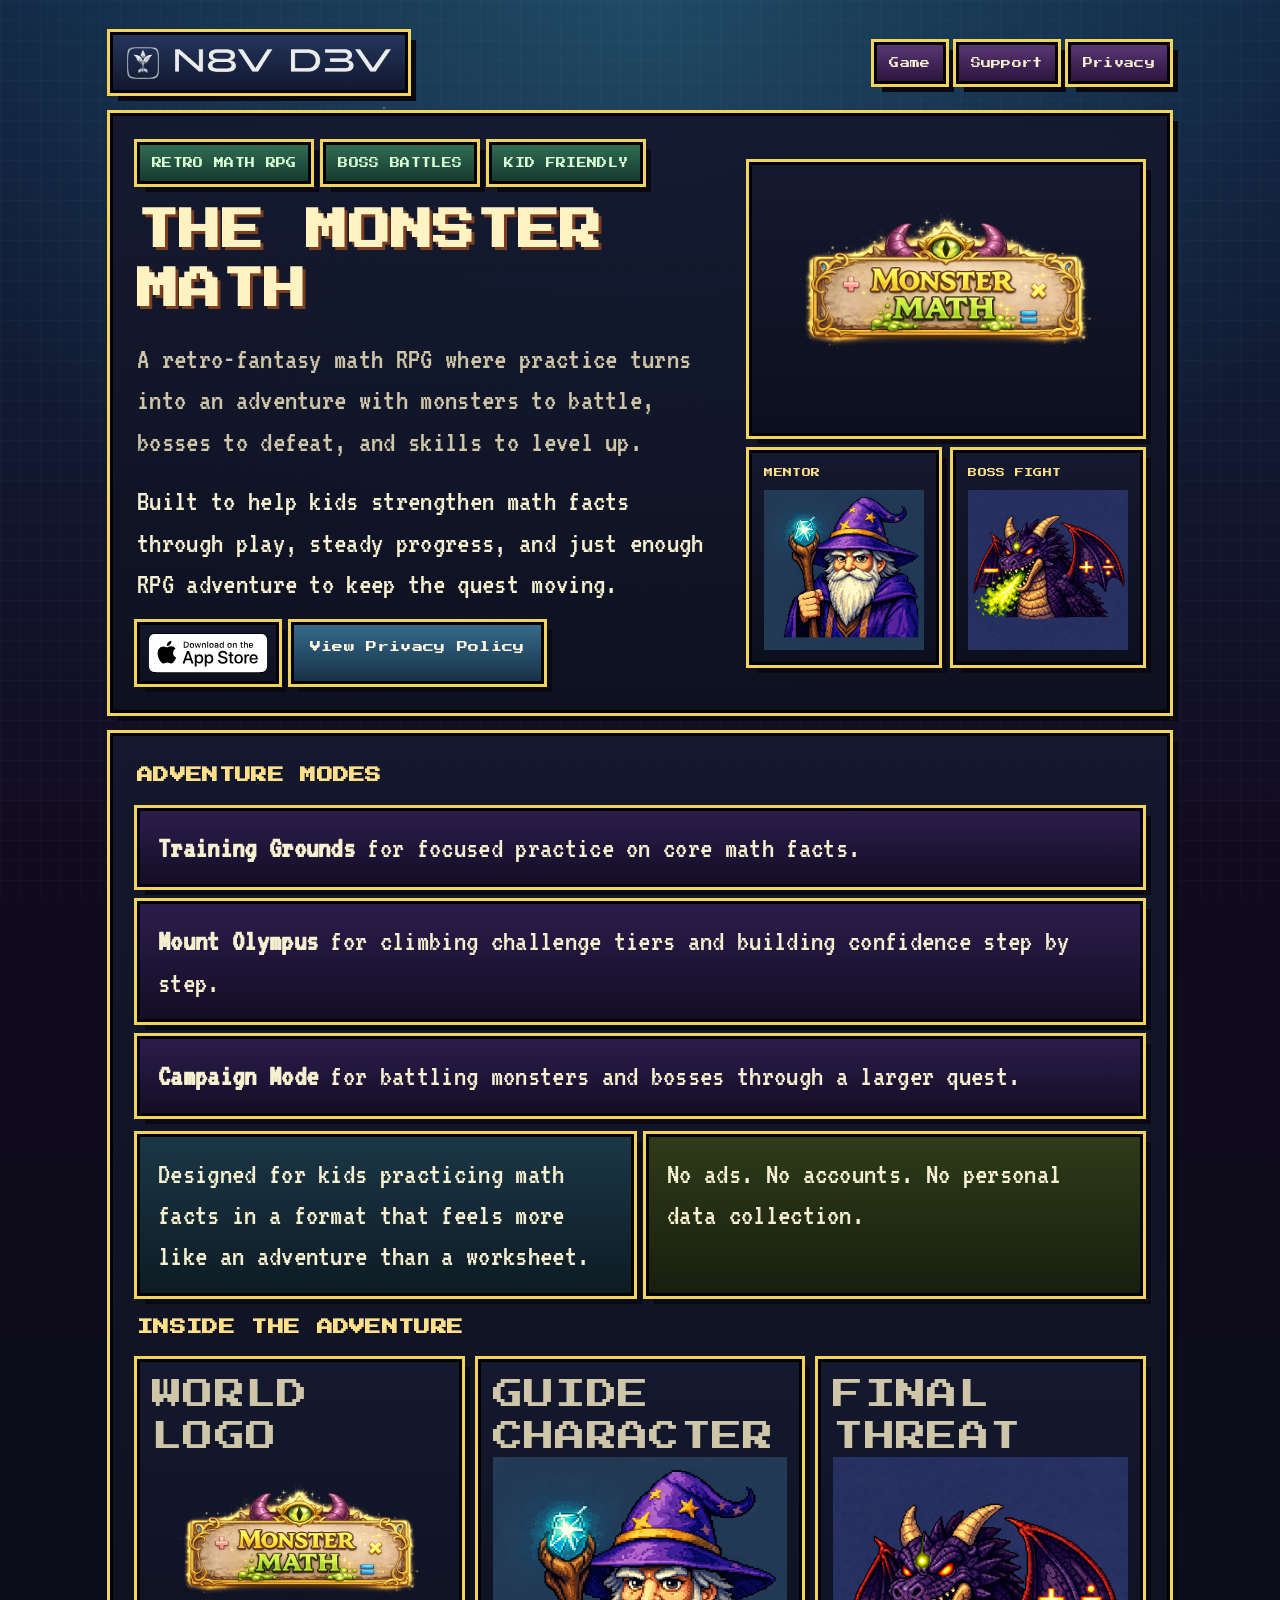
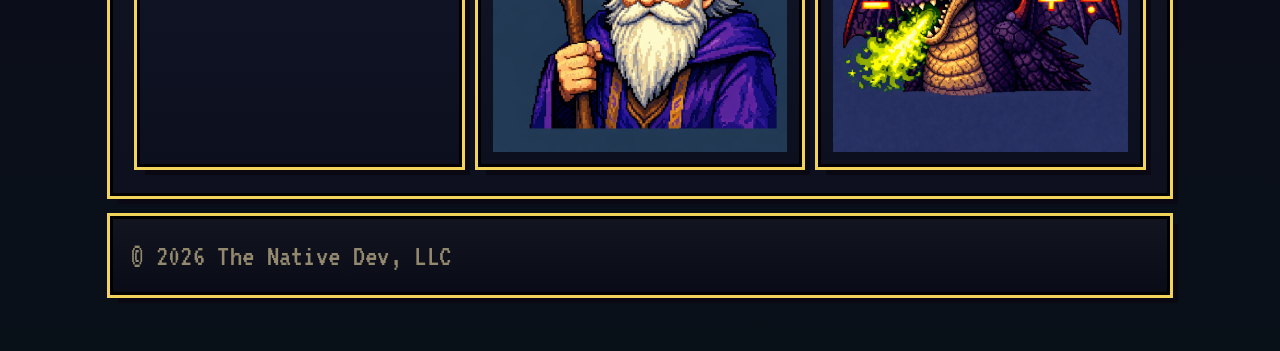
<file: the-monster-math/index.html>
<!DOCTYPE html>
<html>
  <head>
    <title>The Monster Math</title>
    <link rel="icon" href="/storage/assets/images/slime_favicon.png">
    <link rel="apple-touch-icon" href="/storage/assets/images/slime_favicon.png">
    <meta name="viewport" content="width=device-width, initial-scale=1">
    <meta
      name="description"
      content="The Monster Math is a retro-fantasy math RPG from Native Dev that helps kids practice math facts through quests, battles, and progression."
    >
    <link rel="stylesheet" href="/storage/assets/styles/retro-fantasy.css">
  </head>
  <body class="theme-math">
    <main class="page-shell">
      <div class="topbar">
        <a class="brand-chip brand-home-chip" href="/">
          <img class="brand-home-mark" src="/storage/assets/images/brand/n8v-d3v-mark-v4.png" alt="N8V D3V mark">
          <img class="brand-home-wordmark" src="/storage/assets/images/brand/n8v-d3v-wordmark-v4.png" alt="N8V D3V">
        </a>

        <nav class="nav" aria-label="Site">
          <a href="/the-monster-math">Game</a>
          <a href="/support">Support</a>
          <a href="/the-monster-math/privacy">Privacy</a>
        </nav>
      </div>

      <section class="hero-panel">
        <div class="hero-layout">
          <div class="hero-content">
            <div class="tag-row">
              <span class="tag">Retro Math RPG</span>
              <span class="tag">Boss Battles</span>
              <span class="tag">Kid Friendly</span>
            </div>

            <h1 class="hero-title">The Monster Math</h1>

            <p class="hero-subtitle">
              A retro-fantasy math RPG where practice turns into an adventure with monsters to battle, bosses to defeat, and skills to level up.
            </p>

            <p class="hero-copy">
              Built to help kids strengthen math facts through play, steady progress, and just enough RPG adventure to keep the quest moving.
            </p>

            <div class="cta-row">
              <a class="app-store-link badge-frame" href="https://apps.apple.com/us/app/the-monster-math/id6760043362" aria-label="Download The Monster Math on the App Store">
                <img src="/storage/assets/images/app-store/download-on-the-app-store-white.svg" alt="Download on the App Store">
              </a>
              <a class="cta-link secondary" href="/the-monster-math/privacy">View Privacy Policy</a>
            </div>
          </div>

          <div class="hero-media">
            <div class="art-frame">
              <img class="hero-splash" src="/storage/assets/images/monster-math/logo.png" alt="The Monster Math logo art">
            </div>

            <div class="art-grid">
              <div class="art-card">
                <p class="art-label">Mentor</p>
                <img src="/storage/assets/images/monster-math/mathius.png" alt="Mathius character art">
              </div>
              <div class="art-card">
                <p class="art-label">Boss Fight</p>
                <img src="/storage/assets/images/monster-math/anti-mather-dragon.png" alt="Anti Mather Dragon character art">
              </div>
            </div>
          </div>
        </div>
      </section>

      <section class="content-panel">
        <h2 class="section-title">Adventure Modes</h2>

        <ul class="feature-list">
          <li><strong>Training Grounds</strong> for focused practice on core math facts.</li>
          <li><strong>Mount Olympus</strong> for climbing challenge tiers and building confidence step by step.</li>
          <li><strong>Campaign Mode</strong> for battling monsters and bosses through a larger quest.</li>
        </ul>

        <div class="info-grid">
          <div class="info-card">
            Designed for kids practicing math facts in a format that feels more like an adventure than a worksheet.
          </div>
          <div class="notice-panel">
            No ads. No accounts. No personal data collection.
          </div>
        </div>

        <h2 class="section-title">Inside The Adventure</h2>

        <div class="media-gallery">
          <div class="art-card">
            <p class="art-label">World Logo</p>
            <img src="/storage/assets/images/monster-math/logo.png" alt="Monster Math logo">
          </div>
          <div class="art-card">
            <p class="art-label">Guide Character</p>
            <img src="/storage/assets/images/monster-math/mathius.png" alt="Mathius artwork">
          </div>
          <div class="art-card">
            <p class="art-label">Final Threat</p>
            <img src="/storage/assets/images/monster-math/anti-mather-dragon.png" alt="Anti Mather Dragon artwork">
          </div>
        </div>
      </section>

      <footer class="footer-bar">
        © 2026 The Native Dev, LLC
      </footer>
    </main>
  </body>
</html>
</file>
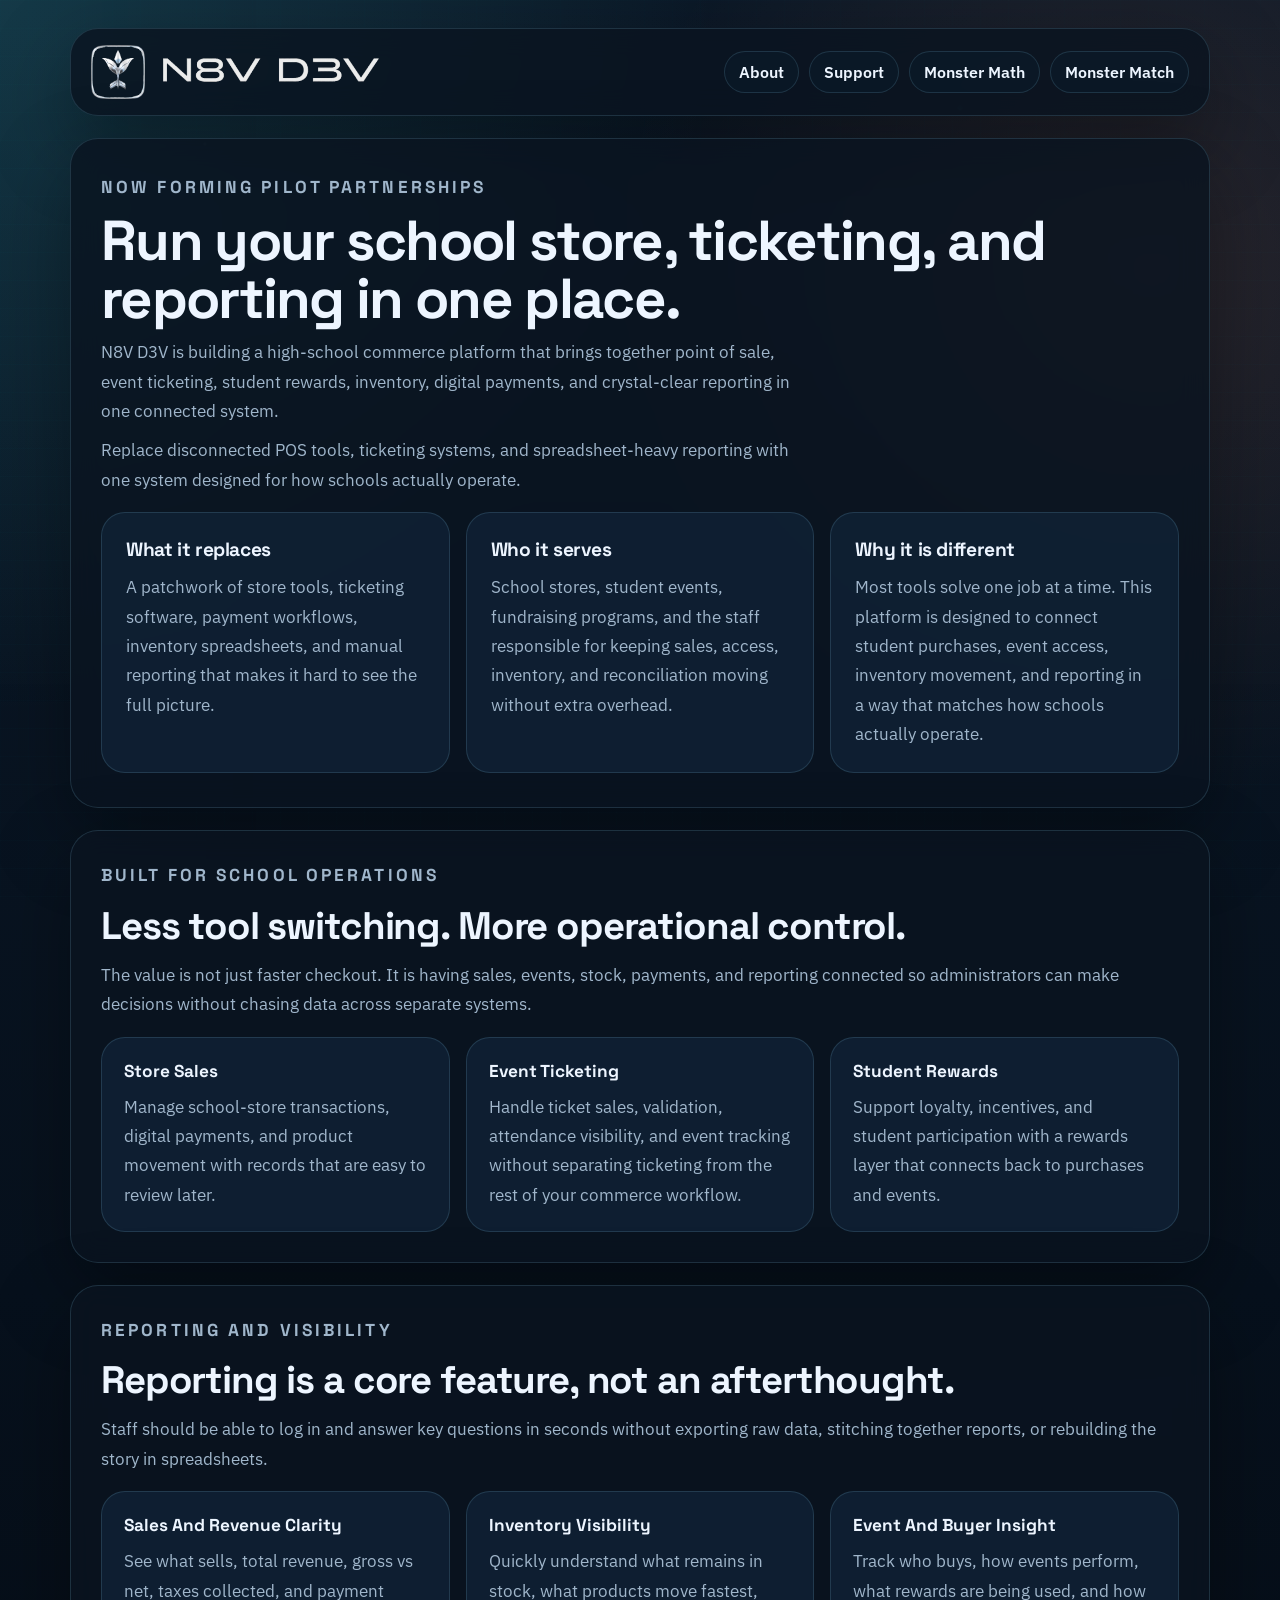
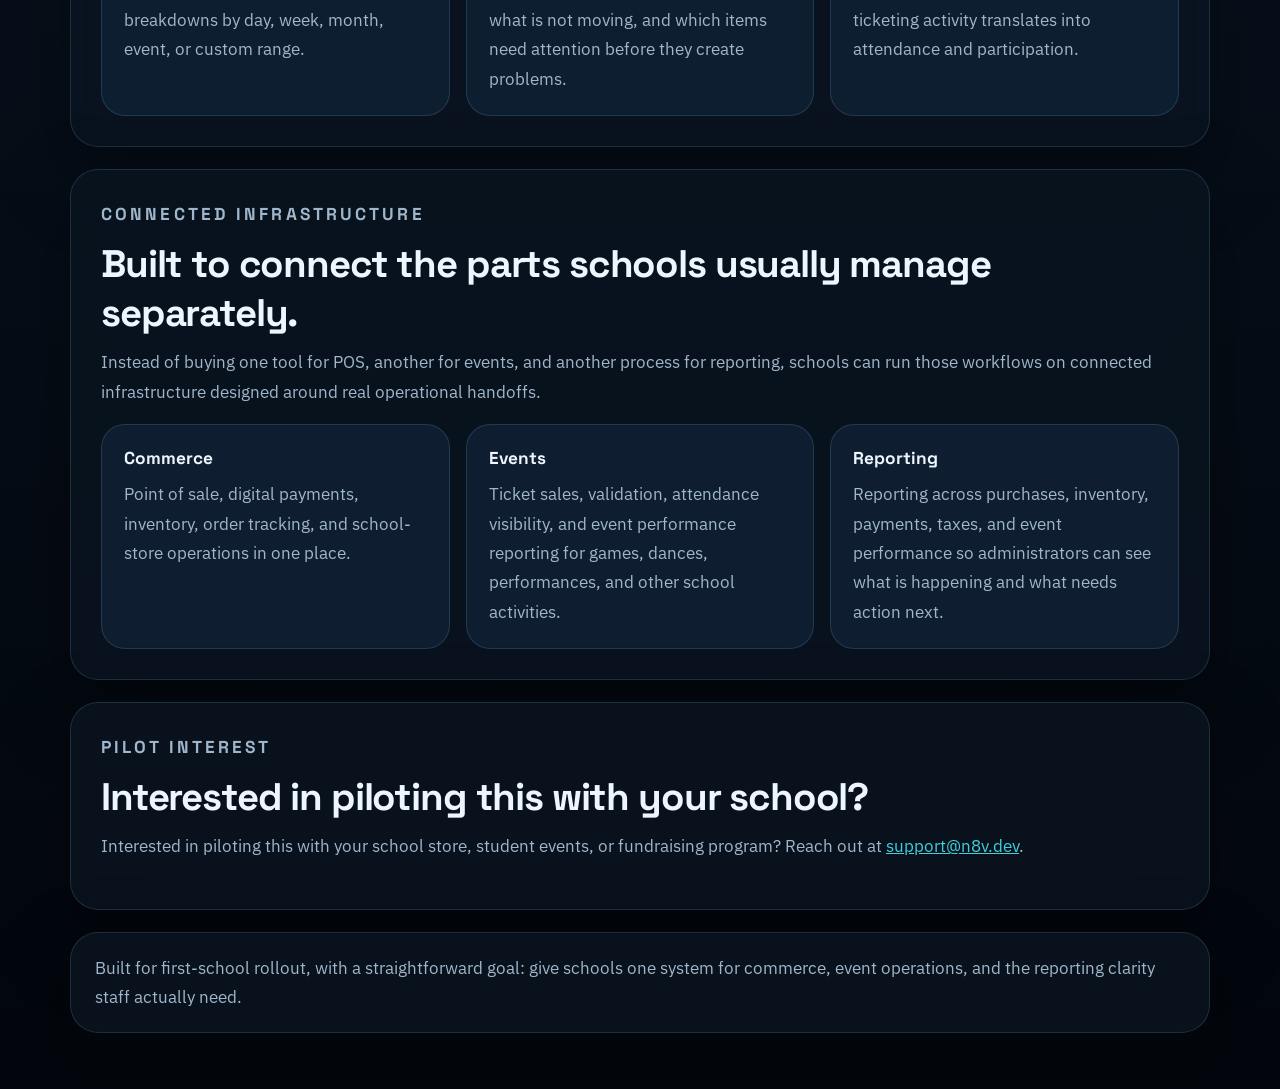
<file: commerce/schools/index.html>
<!DOCTYPE html>
<html>
  <head>
    <link rel="icon" href="/storage/assets/images/brand/n8v-d3v-favicon.png">
    <link rel="apple-touch-icon" href="/storage/assets/images/brand/n8v-d3v-favicon.png">
    <title>School Commerce Platform - N8V D3V</title>
    <meta name="viewport" content="width=device-width, initial-scale=1">
    <meta
      name="description"
      content="A school commerce platform for stores, ticketing, payments, inventory, and reporting built for high school operations."
    >
    <link rel="stylesheet" href="/storage/assets/styles/home.css">
  </head>
  <body>
    <main class="page-shell">
      <header class="topbar">
        <a class="brand-lockup" href="/">
          <img class="brand-mark" src="/storage/assets/images/brand/n8v-d3v-mark-v4.png" alt="N8V D3V mark">
          <img class="brand-lockup-wordmark" src="/storage/assets/images/brand/n8v-d3v-wordmark-v4.png" alt="N8V D3V">
        </a>

        <nav class="nav" aria-label="Site">
          <a href="/about">About</a>
          <a href="/support">Support</a>
          <a href="/the-monster-math">Monster Math</a>
          <a href="/the-monster-match">Monster Match</a>
        </nav>
      </header>

      <section class="section section-wide">
        <div class="section-header">
          <p class="section-eyebrow">Now Forming Pilot Partnerships</p>
          <h1 class="page-title">Run your school store, ticketing, and reporting in one place.</h1>
          <p class="page-intro">
            N8V D3V is building a high-school commerce platform that brings together point of sale, event ticketing,
            student rewards, inventory, digital payments, and crystal-clear reporting in one connected system.
          </p>
          <p class="page-intro">
            Replace disconnected POS tools, ticketing systems, and spreadsheet-heavy reporting with one system designed for
            how schools actually operate.
          </p>
        </div>

        <div class="about-grid">
          <article class="about-card">
            <h2>What it replaces</h2>
            <p>
              A patchwork of store tools, ticketing software, payment workflows, inventory spreadsheets, and manual reporting
              that makes it hard to see the full picture.
            </p>
          </article>

          <article class="about-card">
            <h2>Who it serves</h2>
            <p>
              School stores, student events, fundraising programs, and the staff responsible for keeping sales, access,
              inventory, and reconciliation moving without extra overhead.
            </p>
          </article>

          <article class="about-card">
            <h2>Why it is different</h2>
            <p>
              Most tools solve one job at a time. This platform is designed to connect student purchases, event access,
              inventory movement, and reporting in a way that matches how schools actually operate.
            </p>
          </article>
        </div>
      </section>

      <section class="section">
        <div class="section-header">
          <p class="section-eyebrow">Built For School Operations</p>
          <h2>Less tool switching. More operational control.</h2>
          <p>
            The value is not just faster checkout. It is having sales, events, stock, payments, and reporting connected so
            administrators can make decisions without chasing data across separate systems.
          </p>
        </div>

        <div class="path-grid">
          <article class="path-card">
            <h3>Store Sales</h3>
            <p>
              Manage school-store transactions, digital payments, and product movement with records that are easy to review later.
            </p>
          </article>

          <article class="path-card">
            <h3>Event Ticketing</h3>
            <p>
              Handle ticket sales, validation, attendance visibility, and event tracking without separating ticketing from the
              rest of your commerce workflow.
            </p>
          </article>

          <article class="path-card">
            <h3>Student Rewards</h3>
            <p>
              Support loyalty, incentives, and student participation with a rewards layer that connects back to purchases and events.
            </p>
          </article>
        </div>
      </section>

      <section class="section">
        <div class="section-header">
          <p class="section-eyebrow">Reporting And Visibility</p>
          <h2>Reporting is a core feature, not an afterthought.</h2>
          <p>
            Staff should be able to log in and answer key questions in seconds without exporting raw data, stitching together
            reports, or rebuilding the story in spreadsheets.
          </p>
        </div>

        <div class="path-grid">
          <article class="path-card">
            <h3>Sales And Revenue Clarity</h3>
            <p>
              See what sells, total revenue, gross vs net, taxes collected, and payment breakdowns by day, week, month, event,
              or custom range.
            </p>
          </article>

          <article class="path-card">
            <h3>Inventory Visibility</h3>
            <p>
              Quickly understand what remains in stock, what products move fastest, what is not moving, and which items need
              attention before they create problems.
            </p>
          </article>

          <article class="path-card">
            <h3>Event And Buyer Insight</h3>
            <p>
              Track who buys, how events perform, what rewards are being used, and how ticketing activity translates into
              attendance and participation.
            </p>
          </article>
        </div>
      </section>

      <section class="section">
        <div class="section-header">
          <p class="section-eyebrow">Connected Infrastructure</p>
          <h2>Built to connect the parts schools usually manage separately.</h2>
          <p>
            Instead of buying one tool for POS, another for events, and another process for reporting, schools can run those
            workflows on connected infrastructure designed around real operational handoffs.
          </p>
        </div>

        <div class="path-grid">
          <article class="path-card">
            <h3>Commerce</h3>
            <p>
              Point of sale, digital payments, inventory, order tracking, and school-store operations in one place.
            </p>
          </article>

          <article class="path-card">
            <h3>Events</h3>
            <p>
              Ticket sales, validation, attendance visibility, and event performance reporting for games, dances, performances,
              and other school activities.
            </p>
          </article>

          <article class="path-card">
            <h3>Reporting</h3>
            <p>
              Reporting across purchases, inventory, payments, taxes, and event performance so administrators can see what is
              happening and what needs action next.
            </p>
          </article>
        </div>
      </section>

      <section class="section">
        <div class="section-header">
          <p class="section-eyebrow">Pilot Interest</p>
          <h2>Interested in piloting this with your school?</h2>
          <p>
            Interested in piloting this with your school store, student events, or fundraising program? Reach out at
            <a href="mailto:support@n8v.dev">support@n8v.dev</a>.
          </p>
        </div>
      </section>

      <footer class="footer-card">
        Built for first-school rollout, with a straightforward goal: give schools one system for commerce, event operations,
        and the reporting clarity staff actually need.
      </footer>
    </main>
  </body>
</html>
</file>
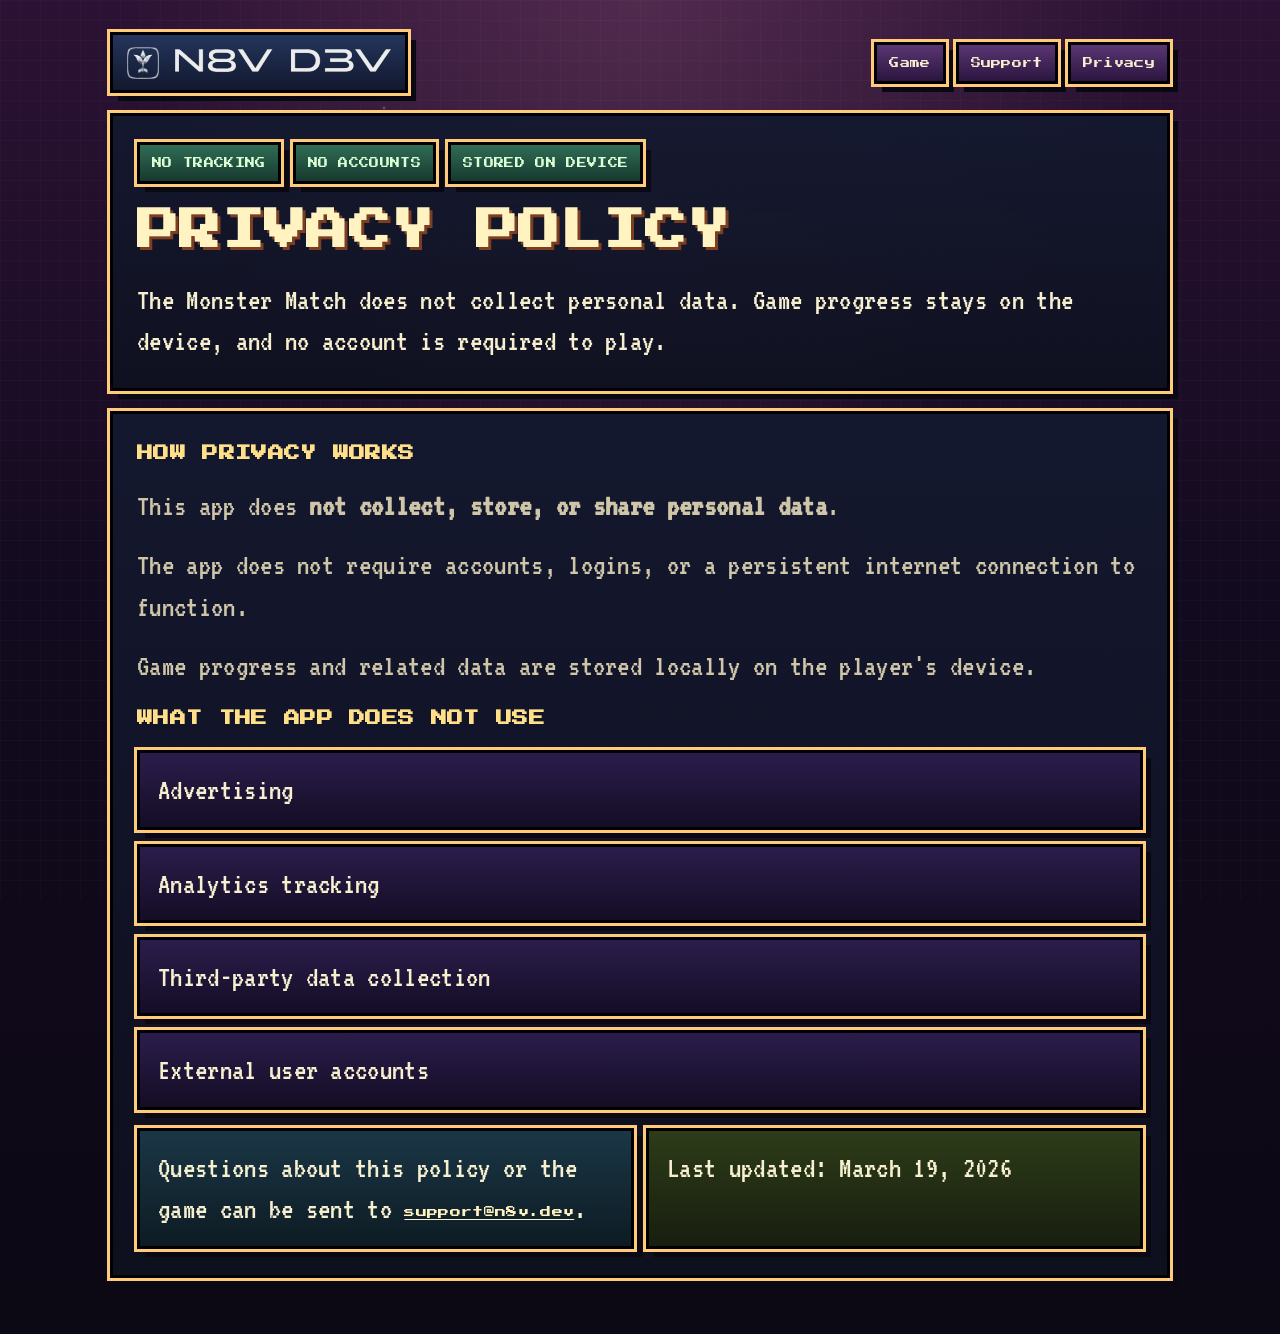
<file: the-monster-match/privacy/index.html>
<!DOCTYPE html>
<html>
  <head>
    <title>Privacy Policy - The Monster Match</title>
    <link rel="icon" href="/storage/assets/images/slime_favicon.png">
    <link rel="apple-touch-icon" href="/storage/assets/images/slime_favicon.png">
    <meta name="viewport" content="width=device-width, initial-scale=1">
    <meta
      name="description"
      content="Read the privacy policy for The Monster Match, including how the game handles data, accounts, and on-device progress."
    >
    <link rel="stylesheet" href="/storage/assets/styles/retro-fantasy.css">
  </head>
  <body class="theme-match">
    <main class="page-shell">
      <div class="topbar">
        <a class="brand-chip brand-home-chip" href="/">
          <img class="brand-home-mark" src="/storage/assets/images/brand/n8v-d3v-mark-v4.png" alt="N8V D3V mark">
          <img class="brand-home-wordmark" src="/storage/assets/images/brand/n8v-d3v-wordmark-v4.png" alt="N8V D3V">
        </a>

        <nav class="nav" aria-label="Site">
          <a href="/the-monster-match">Game</a>
          <a href="/support">Support</a>
          <a href="/the-monster-match/privacy">Privacy</a>
        </nav>
      </div>

      <section class="hero-panel">
        <div class="tag-row">
          <span class="tag">No Tracking</span>
          <span class="tag">No Accounts</span>
          <span class="tag">Stored On Device</span>
        </div>

        <h1 class="hero-title">Privacy Policy</h1>

        <p class="hero-copy">
          The Monster Match does not collect personal data. Game progress stays on the device, and no account is required to play.
        </p>
      </section>

      <section class="content-panel">
        <h2 class="section-title">How Privacy Works</h2>

        <p>
          This app does <strong>not collect, store, or share personal data</strong>.
        </p>

        <p>
          The app does not require accounts, logins, or a persistent internet connection to function.
        </p>

        <p>
          Game progress and related data are stored locally on the player's device.
        </p>

        <h2 class="section-title">What The App Does Not Use</h2>

        <ul class="detail-list">
          <li>Advertising</li>
          <li>Analytics tracking</li>
          <li>Third-party data collection</li>
          <li>External user accounts</li>
        </ul>

        <div class="info-grid">
          <div class="info-card">
            Questions about this policy or the game can be sent to <a class="email-link" href="mailto:support@n8v.dev">support@n8v.dev</a>.
          </div>
          <div class="notice-panel">
            Last updated: March 19, 2026
          </div>
        </div>
      </section>
    </main>
  </body>
</html>
</file>
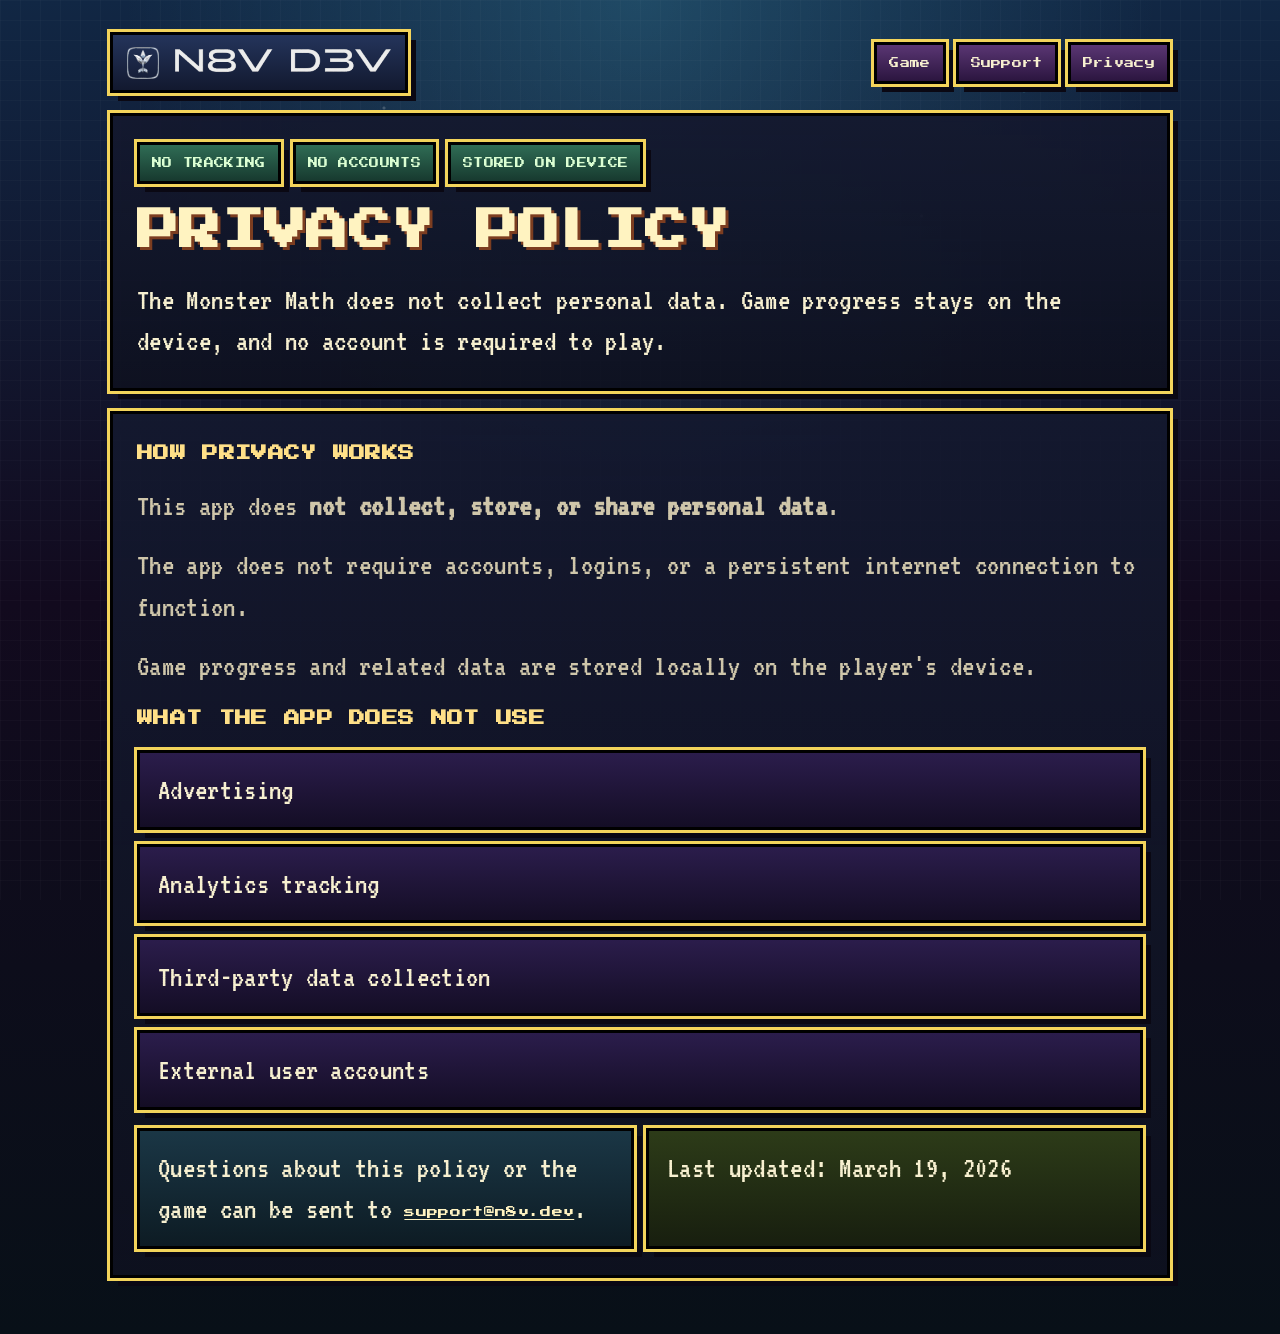
<file: the-monster-math/privacy/index.html>
<!DOCTYPE html>
<html>
  <head>
    <title>Privacy Policy - The Monster Math</title>
    <link rel="icon" href="/storage/assets/images/slime_favicon.png">
    <link rel="apple-touch-icon" href="/storage/assets/images/slime_favicon.png">
    <meta name="viewport" content="width=device-width, initial-scale=1">
    <meta
      name="description"
      content="Read the privacy policy for The Monster Math, including how the game handles data, accounts, and on-device progress."
    >
    <link rel="stylesheet" href="/storage/assets/styles/retro-fantasy.css">
  </head>
  <body class="theme-math">
    <main class="page-shell">
      <div class="topbar">
        <a class="brand-chip brand-home-chip" href="/">
          <img class="brand-home-mark" src="/storage/assets/images/brand/n8v-d3v-mark-v4.png" alt="N8V D3V mark">
          <img class="brand-home-wordmark" src="/storage/assets/images/brand/n8v-d3v-wordmark-v4.png" alt="N8V D3V">
        </a>

        <nav class="nav" aria-label="Site">
          <a href="/the-monster-math">Game</a>
          <a href="/support">Support</a>
          <a href="/the-monster-math/privacy">Privacy</a>
        </nav>
      </div>

      <section class="hero-panel">
        <div class="tag-row">
          <span class="tag">No Tracking</span>
          <span class="tag">No Accounts</span>
          <span class="tag">Stored On Device</span>
        </div>

        <h1 class="hero-title">Privacy Policy</h1>

        <p class="hero-copy">
          The Monster Math does not collect personal data. Game progress stays on the device, and no account is required to play.
        </p>
      </section>

      <section class="content-panel">
        <h2 class="section-title">How Privacy Works</h2>

        <p>
          This app does <strong>not collect, store, or share personal data</strong>.
        </p>

        <p>
          The app does not require accounts, logins, or a persistent internet connection to function.
        </p>

        <p>
          Game progress and related data are stored locally on the player's device.
        </p>

        <h2 class="section-title">What The App Does Not Use</h2>

        <ul class="detail-list">
          <li>Advertising</li>
          <li>Analytics tracking</li>
          <li>Third-party data collection</li>
          <li>External user accounts</li>
        </ul>

        <div class="info-grid">
          <div class="info-card">
            Questions about this policy or the game can be sent to <a class="email-link" href="mailto:support@n8v.dev">support@n8v.dev</a>.
          </div>
          <div class="notice-panel">
            Last updated: March 19, 2026
          </div>
        </div>
      </section>
    </main>
  </body>
</html>
</file>
<file: storage/assets/styles/home.css>
@import url("https://fonts.googleapis.com/css2?family=Space+Grotesk:wght@400;500;700&family=IBM+Plex+Sans:wght@400;500;600&display=swap");

:root {
  --bg: #07111d;
  --bg-deep: #03070d;
  --surface: rgba(10, 20, 32, 0.82);
  --surface-strong: rgba(14, 27, 42, 0.94);
  --surface-soft: rgba(17, 35, 56, 0.78);
  --border: rgba(124, 187, 217, 0.18);
  --text-main: #edf5ff;
  --text-soft: #a0b6cb;
  --text-dim: #73879d;
  --accent: #3fd0db;
  --accent-deep: #2293b5;
  --accent-warm: #ff8b5f;
  --shadow: 0 30px 80px rgba(0, 0, 0, 0.34);
}

* {
  box-sizing: border-box;
}

body {
  margin: 0;
  min-height: 100vh;
  color: var(--text-main);
  font-family: "IBM Plex Sans", sans-serif;
  background:
    radial-gradient(circle at top left, rgba(63, 208, 219, 0.18), transparent 24%),
    radial-gradient(circle at 90% 10%, rgba(255, 139, 95, 0.12), transparent 20%),
    linear-gradient(180deg, #0b1827 0%, var(--bg) 48%, var(--bg-deep) 100%);
}

body::before,
body::after {
  content: "";
  position: fixed;
  inset: 0;
  pointer-events: none;
}

body::before {
  opacity: 0.08;
  background-image:
    linear-gradient(rgba(63, 208, 219, 0.2) 1px, transparent 1px),
    linear-gradient(90deg, rgba(63, 208, 219, 0.14) 1px, transparent 1px);
  background-size: 28px 28px;
}

body::after {
  opacity: 0.18;
  background:
    linear-gradient(
      90deg,
      transparent 0 8%,
      rgba(63, 208, 219, 0.03) 8% 10%,
      transparent 10% 18%,
      rgba(255, 139, 95, 0.03) 18% 20%,
      transparent 20% 100%
    ),
    linear-gradient(
      0deg,
      transparent 0 10%,
      rgba(255, 255, 255, 0.02) 10% 12%,
      transparent 12% 22%,
      rgba(63, 208, 219, 0.025) 22% 24%,
      transparent 24% 100%
    ),
    radial-gradient(circle at 16% 16%, rgba(255, 255, 255, 0.9) 0 1px, transparent 2px),
    radial-gradient(circle at 75% 12%, rgba(63, 208, 219, 0.92) 0 2px, transparent 3px),
    radial-gradient(circle at 86% 34%, rgba(255, 139, 95, 0.82) 0 2px, transparent 3px);
  background-size: 100% 100%, 100% 100%, auto, auto, auto;
}

a {
  color: var(--accent);
}

.page-shell {
  position: relative;
  z-index: 1;
  max-width: 1180px;
  margin: 0 auto;
  padding: 28px 20px 56px;
}

.topbar,
.hero,
.section,
.footer-card,
.product-card,
.signal-card {
  border: 1px solid var(--border);
  border-radius: 28px;
  background: var(--surface);
  backdrop-filter: blur(14px);
  box-shadow: var(--shadow);
}

.topbar {
  display: flex;
  flex-wrap: wrap;
  justify-content: space-between;
  align-items: center;
  gap: 18px;
  padding: 16px 20px;
  margin-bottom: 22px;
}

.brand-lockup {
  display: inline-flex;
  align-items: center;
  gap: 14px;
  text-decoration: none;
}

.brand-mark {
  width: 54px;
  height: 54px;
  object-fit: contain;
}

.brand-word-stack {
  display: grid;
  gap: 2px;
}

.brand-lockup-wordmark {
  width: min(220px, 42vw);
  height: auto;
  display: block;
}

.nav {
  display: flex;
  flex-wrap: wrap;
  gap: 10px;
}

.nav a,
.pill,
.cta-secondary {
  display: inline-flex;
  align-items: center;
  justify-content: center;
  min-height: 42px;
  padding: 10px 14px;
  border: 1px solid var(--border);
  border-radius: 999px;
  background: rgba(12, 26, 40, 0.8);
  text-decoration: none;
  color: var(--text-main);
  font-weight: 600;
}

.hero {
  display: grid;
  grid-template-columns: minmax(0, 1.1fr) minmax(300px, 0.9fr);
  gap: 24px;
  padding: 34px;
  margin-bottom: 22px;
  overflow: hidden;
}

.hero-copy {
  display: grid;
  gap: 18px;
  align-content: center;
}

.eyebrow,
.section-eyebrow {
  margin: 0;
  color: var(--accent);
  font-family: "Space Grotesk", sans-serif;
  font-size: 0.86rem;
  font-weight: 700;
  letter-spacing: 0.18em;
  text-transform: uppercase;
}

.hero h1,
.section h2,
.product-card h3,
.signal-card h3 {
  margin: 0;
  font-family: "Space Grotesk", sans-serif;
  letter-spacing: -0.03em;
}

.hero h1 {
  font-size: clamp(2.7rem, 5vw, 5rem);
  line-height: 0.96;
}

.hero p,
.section p,
.product-card p,
.signal-card p,
.footer-card {
  margin: 0;
  color: var(--text-soft);
  font-size: 1.08rem;
  line-height: 1.7;
}

.heritage-note {
  display: inline-flex;
  width: fit-content;
  align-items: center;
  gap: 10px;
  padding: 8px 0;
  color: var(--text-dim);
  font-family: "Space Grotesk", sans-serif;
  font-size: 0.92rem;
  font-weight: 500;
  letter-spacing: 0.06em;
  text-transform: uppercase;
}

.syllabary-inline {
  color: var(--accent);
  font-size: 1rem;
  font-weight: 700;
}

.heritage-divider {
  color: var(--text-dim);
}

.cta-row {
  display: flex;
  flex-wrap: wrap;
  gap: 14px;
}

.cta-primary {
  display: inline-flex;
  align-items: center;
  justify-content: center;
  min-height: 48px;
  padding: 12px 18px;
  border-radius: 999px;
  background: linear-gradient(135deg, var(--accent) 0%, var(--accent-deep) 100%);
  color: #fff;
  text-decoration: none;
  font-weight: 700;
}

.hero-visual {
  display: grid;
  gap: 16px;
  align-content: start;
}

.mark-panel,
.signal-grid {
  border-radius: 24px;
}

.mark-panel {
  display: grid;
  place-items: center;
  min-height: 340px;
  padding: 24px;
  background:
    radial-gradient(circle at top, rgba(63, 208, 219, 0.16), transparent 36%),
    linear-gradient(180deg, rgba(14, 27, 42, 0.98) 0%, rgba(8, 16, 27, 0.98) 100%);
  border: 1px solid var(--border);
}

.hero-lockup {
  grid-template-columns: auto minmax(0, 1fr);
  justify-content: center;
  align-items: center;
  gap: 18px;
  text-align: left;
}

.hero-brand-mark {
  width: clamp(88px, 11vw, 116px);
  height: auto;
  object-fit: contain;
  filter: drop-shadow(0 22px 34px rgba(0, 0, 0, 0.34));
}

.hero-wordmark {
  width: min(280px, 44vw);
  height: auto;
  display: block;
}

.hero-tagline {
  width: min(220px, 34vw);
  height: auto;
  display: block;
  opacity: 0.82;
}

.hero-brand-copy {
  display: grid;
  justify-items: start;
  gap: 6px;
}

.signal-grid {
  display: grid;
  grid-template-columns: 1fr;
  gap: 12px;
}

.signal-card {
  display: grid;
  grid-template-columns: minmax(88px, 112px) minmax(0, 1fr);
  gap: 18px;
  align-items: start;
  padding: 20px 22px;
  background:
    linear-gradient(135deg, rgba(24, 44, 66, 0.62) 0%, rgba(15, 31, 49, 0.92) 100%);
}

.signal-card h3 {
  margin: 2px 0 0;
  font-size: 1rem;
  line-height: 1.1;
}

.signal-card p {
  font-size: 1rem;
  line-height: 1.6;
}

.section {
  padding: 30px;
  margin-bottom: 22px;
}

.section-wide {
  padding: 34px 30px;
}

.section-header {
  display: grid;
  gap: 10px;
  margin-bottom: 18px;
}

.section h2 {
  font-size: clamp(1.9rem, 3vw, 2.8rem);
}

.page-title {
  margin: 0;
  font-family: "Space Grotesk", sans-serif;
  font-size: clamp(2.4rem, 4.4vw, 4.2rem);
  line-height: 1.02;
  letter-spacing: -0.03em;
}

.page-intro {
  max-width: 70ch;
}

.product-grid {
  display: grid;
  grid-template-columns: repeat(2, minmax(0, 1fr));
  gap: 18px;
}

.product-card {
  overflow: hidden;
}

.product-art {
  position: relative;
  min-height: 260px;
  padding: 22px;
  background:
    radial-gradient(circle at top, rgba(255, 255, 255, 0.12), transparent 34%),
    linear-gradient(180deg, rgba(30, 24, 56, 0.98) 0%, rgba(11, 10, 21, 0.98) 100%);
}

.product-card.math .product-art {
  background:
    radial-gradient(circle at top, rgba(99, 233, 255, 0.16), transparent 34%),
    linear-gradient(180deg, rgba(21, 50, 82, 0.98) 0%, rgba(7, 12, 22, 0.98) 100%);
}

.product-card.match .product-art {
  background:
    radial-gradient(circle at top, rgba(255, 170, 200, 0.16), transparent 34%),
    linear-gradient(180deg, rgba(63, 24, 63, 0.98) 0%, rgba(13, 9, 22, 0.98) 100%);
}

.product-logo {
  width: min(100%, 420px);
  height: auto;
  display: block;
  margin-bottom: 18px;
}

.art-cluster {
  display: flex;
  gap: 14px;
  align-items: end;
}

.art-cluster img {
  width: calc(50% - 7px);
  max-width: 180px;
  height: auto;
  object-fit: contain;
  filter: drop-shadow(0 18px 30px rgba(0, 0, 0, 0.28));
}

.product-copy {
  display: grid;
  gap: 14px;
  padding: 24px;
}

.product-links {
  display: flex;
  flex-wrap: wrap;
  gap: 12px;
}

.product-link {
  display: inline-flex;
  align-items: center;
  justify-content: center;
  min-height: 42px;
  padding: 10px 14px;
  border-radius: 999px;
  text-decoration: none;
  font-weight: 700;
}

.product-link.primary {
  background: linear-gradient(135deg, var(--accent) 0%, var(--accent-deep) 100%);
  color: #fff;
}

.product-link.secondary {
  border: 1px solid var(--border);
  background: rgba(12, 26, 40, 0.8);
  color: var(--text-main);
}

.path-grid {
  display: grid;
  grid-template-columns: repeat(3, minmax(0, 1fr));
  gap: 16px;
}

.about-grid {
  display: grid;
  grid-template-columns: repeat(3, minmax(0, 1fr));
  gap: 16px;
}

.path-card {
  padding: 22px;
  border-radius: 24px;
  border: 1px solid var(--border);
  background: var(--surface-soft);
}

.about-card {
  padding: 24px;
  border-radius: 24px;
  border: 1px solid var(--border);
  background: var(--surface-soft);
}

.path-card h3 {
  margin: 0 0 10px;
  font-family: "Space Grotesk", sans-serif;
  font-size: 1.08rem;
}

.about-card h2 {
  margin: 0 0 10px;
  font-family: "Space Grotesk", sans-serif;
  font-size: 1.2rem;
  letter-spacing: -0.02em;
}

.about-card p {
  margin: 0;
}

.footer-card {
  padding: 20px 24px;
}

@media (max-width: 900px) {
  .hero,
  .product-grid,
  .path-grid,
  .about-grid {
    grid-template-columns: 1fr;
  }

  .signal-grid {
    grid-template-columns: 1fr;
  }
}

@media (max-width: 720px) {
  .page-shell {
    padding: 18px 14px 36px;
  }

  .topbar,
  .hero,
  .section {
    padding: 22px;
  }

  .brand-mark {
    width: 46px;
    height: 46px;
  }

  .brand-wordmark,
  .brand-lockup-wordmark {
    width: min(170px, 46vw);
  }

  .mark-panel {
    min-height: 260px;
  }

  .hero-lockup {
    grid-template-columns: 1fr;
    justify-items: center;
    text-align: center;
    gap: 10px;
  }

  .hero-brand-copy {
    justify-items: center;
  }

  .hero-wordmark {
    width: min(260px, 62vw);
  }

  .hero-tagline {
    width: min(200px, 48vw);
  }

  .signal-card {
    grid-template-columns: 1fr;
    gap: 10px;
  }
}
</file>
<file: storage/assets/styles/support-company.css>
@import url("https://fonts.googleapis.com/css2?family=Space+Grotesk:wght@400;500;700&family=IBM+Plex+Sans:wght@400;500;600&display=swap");

:root {
  --bg: #07131f;
  --surface: rgba(10, 21, 34, 0.82);
  --surface-strong: rgba(14, 27, 42, 0.96);
  --border: rgba(122, 188, 216, 0.18);
  --text-main: #e9f3ff;
  --text-soft: #9bb2c7;
  --text-dim: #73879d;
  --accent: #3fd0db;
  --accent-deep: #2293b5;
  --accent-warm: #ff8b5f;
  --shadow: 0 24px 80px rgba(0, 0, 0, 0.32);
}

* {
  box-sizing: border-box;
}

body {
  margin: 0;
  min-height: 100vh;
  color: var(--text-main);
  font-family: "IBM Plex Sans", sans-serif;
  background:
    radial-gradient(circle at top left, rgba(63, 208, 219, 0.18), transparent 26%),
    radial-gradient(circle at right, rgba(255, 139, 95, 0.14), transparent 22%),
    linear-gradient(180deg, #0c1d2e 0%, var(--bg) 100%);
}

body::before,
body::after {
  content: "";
  position: fixed;
  inset: 0;
  pointer-events: none;
}

body::before {
  opacity: 0.1;
  background-image:
    linear-gradient(rgba(63, 208, 219, 0.22) 1px, transparent 1px),
    linear-gradient(90deg, rgba(63, 208, 219, 0.14) 1px, transparent 1px);
  background-size: 28px 28px;
}

body::after {
  opacity: 0.18;
  background:
    linear-gradient(
      90deg,
      transparent 0 8%,
      rgba(63, 208, 219, 0.03) 8% 10%,
      transparent 10% 18%,
      rgba(255, 139, 95, 0.03) 18% 20%,
      transparent 20% 100%
    ),
    linear-gradient(
      0deg,
      transparent 0 10%,
      rgba(255, 255, 255, 0.02) 10% 12%,
      transparent 12% 22%,
      rgba(63, 208, 219, 0.025) 22% 24%,
      transparent 24% 100%
    ),
    radial-gradient(circle at 15% 20%, rgba(255, 255, 255, 0.95) 0 1px, transparent 2px),
    radial-gradient(circle at 72% 12%, rgba(63, 208, 219, 0.95) 0 2px, transparent 3px),
    radial-gradient(circle at 85% 28%, rgba(255, 139, 95, 0.85) 0 2px, transparent 3px);
  background-size: 100% 100%, 100% 100%, auto, auto, auto;
}

a {
  color: var(--accent-deep);
}

.page-shell {
  position: relative;
  z-index: 1;
  max-width: 1120px;
  margin: 0 auto;
  padding: 28px 20px 56px;
}

.topbar {
  display: flex;
  flex-wrap: wrap;
  gap: 16px;
  justify-content: space-between;
  align-items: center;
  margin-bottom: 28px;
}

.brand-lockup {
  display: inline-flex;
  align-items: center;
  gap: 12px;
  text-decoration: none;
  color: var(--text-main);
}

.brand-mark {
  width: 48px;
  height: 48px;
  object-fit: contain;
}

.brand-lockup-wordmark {
  width: min(220px, 42vw);
  height: auto;
  display: block;
}

.hero-brand {
  display: grid;
  grid-template-columns: auto minmax(0, 1fr);
  justify-content: center;
  align-items: center;
  gap: 18px;
  text-align: left;
}

.hero-brand-mark {
  width: clamp(88px, 11vw, 116px);
  height: auto;
  object-fit: contain;
  filter: drop-shadow(0 18px 32px rgba(0, 0, 0, 0.28));
}

.hero-brand-copy {
  display: grid;
  justify-items: start;
  gap: 6px;
}

.hero-wordmark {
  width: min(280px, 44vw);
  height: auto;
  display: block;
}

.hero-tagline {
  width: min(220px, 34vw);
  height: auto;
  display: block;
  opacity: 0.82;
}

.nav {
  display: flex;
  flex-wrap: wrap;
  gap: 10px;
}

.nav a {
  padding: 10px 14px;
  border: 1px solid var(--border);
  border-radius: 999px;
  background: rgba(11, 25, 39, 0.82);
  text-decoration: none;
  color: var(--text-main);
  font-weight: 600;
}

.nav a:hover,
.nav a:focus-visible,
.primary-link:hover,
.primary-link:focus-visible,
.secondary-link:hover,
.secondary-link:focus-visible {
  transform: translateY(-1px);
}

.hero,
.section,
.footer-card {
  border: 1px solid var(--border);
  border-radius: 28px;
  background: var(--surface);
  backdrop-filter: blur(14px);
  box-shadow: var(--shadow);
}

.hero {
  display: grid;
  gap: 20px;
  padding: 36px;
  margin-bottom: 22px;
  overflow: hidden;
}

.eyebrow {
  margin: 0;
  color: var(--accent);
  font-family: "Space Grotesk", sans-serif;
  font-size: 0.84rem;
  font-weight: 700;
  letter-spacing: 0.18em;
  text-transform: uppercase;
}

.hero h1,
.section h2 {
  margin: 0;
  font-family: "Space Grotesk", sans-serif;
  letter-spacing: -0.03em;
}

.hero h1 {
  font-size: clamp(2.4rem, 5vw, 4.6rem);
  line-height: 0.98;
}

.hero-copy-strong {
  color: var(--text-main);
}

.hero p,
.section p,
.section li,
.footer-card {
  font-size: 1.08rem;
  line-height: 1.7;
  color: var(--text-soft);
}

.hero p,
.section p {
  margin: 0;
  max-width: 68ch;
}

.cta-row,
.cards {
  display: flex;
  flex-wrap: wrap;
  gap: 14px;
}

.primary-link,
.secondary-link {
  display: inline-flex;
  align-items: center;
  justify-content: center;
  min-height: 48px;
  padding: 12px 18px;
  border-radius: 999px;
  text-decoration: none;
  font-weight: 700;
}

.primary-link {
  background: linear-gradient(135deg, var(--accent) 0%, var(--accent-deep) 100%);
  color: #fff;
}

.secondary-link {
  border: 1px solid var(--border);
  background: var(--surface-strong);
  color: var(--text-main);
}

.section {
  padding: 28px;
}

.section h2 {
  font-size: clamp(1.7rem, 2.6vw, 2.4rem);
  margin-bottom: 12px;
}

.cards {
  margin-top: 18px;
}

.card {
  flex: 1 1 240px;
  padding: 22px;
  border-radius: 22px;
  background: var(--surface-strong);
  border: 1px solid rgba(24, 39, 75, 0.09);
}

.card strong {
  display: block;
  margin-bottom: 8px;
  color: var(--text-main);
  font-family: "Space Grotesk", sans-serif;
  font-size: 1.08rem;
}

.checklist {
  margin: 14px 0 0;
  padding-left: 20px;
}

.contact-link {
  font-weight: 700;
  color: var(--accent-deep);
}

.heritage-note {
  display: inline-flex;
  align-items: center;
  gap: 10px;
  width: fit-content;
  padding: 8px 0;
  color: var(--text-dim);
  font-family: "Space Grotesk", sans-serif;
  font-size: 0.92rem;
  font-weight: 500;
  letter-spacing: 0.06em;
  text-transform: uppercase;
}

.syllabary-inline {
  color: var(--accent);
  font-size: 1rem;
  font-weight: 700;
}

.section-grid {
  display: grid;
  grid-template-columns: minmax(0, 1.15fr) minmax(240px, 0.85fr);
  gap: 18px;
  align-items: start;
}

.signal-panel {
  padding: 24px;
  border-radius: 22px;
  background:
    linear-gradient(180deg, rgba(19, 38, 59, 0.92) 0%, rgba(9, 19, 31, 0.96) 100%);
  border: 1px solid var(--border);
}

.signal-panel strong {
  display: block;
  margin-bottom: 10px;
  color: var(--text-main);
  font-family: "Space Grotesk", sans-serif;
  font-size: 1rem;
  letter-spacing: 0.06em;
  text-transform: uppercase;
}

.signal-panel p {
  margin: 0;
}

.footer-card {
  margin-top: 22px;
  padding: 20px 24px;
}

@media (max-width: 720px) {
  .page-shell {
    padding: 18px 14px 36px;
  }

  .hero,
  .section {
    padding: 24px;
  }

  .hero h1 {
    line-height: 1.05;
  }

  .brand-mark {
    width: 42px;
    height: 42px;
  }

  .brand-lockup-wordmark {
    width: min(170px, 46vw);
  }

  .hero-brand {
    grid-template-columns: 1fr;
    justify-items: center;
    text-align: center;
    gap: 10px;
  }

  .hero-brand-copy {
    justify-items: center;
  }

  .hero-wordmark {
    width: min(260px, 62vw);
  }

  .hero-tagline {
    width: min(200px, 48vw);
  }

  .section-grid {
    grid-template-columns: 1fr;
  }
}
</file>
<file: storage/assets/styles/retro-fantasy.css>
@import url("https://fonts.googleapis.com/css2?family=Press+Start+2P&family=VT323&display=swap");

:root {
  --bg-top: #201032;
  --bg-bottom: #090612;
  --sky-glow: rgba(104, 224, 255, 0.14);
  --panel: rgba(14, 17, 31, 0.88);
  --panel-strong: rgba(10, 12, 23, 0.94);
  --panel-outline: #f7d56d;
  --panel-shadow: #0a0813;
  --text-main: #f7f0d0;
  --text-soft: #cfc6aa;
  --text-dim: #93896f;
  --accent: #7cf2ff;
  --accent-strong: #50c5ff;
  --accent-alt: #ff9f6e;
  --success: #7ef07a;
  --danger: #ff7a7a;
}

* {
  box-sizing: border-box;
}

html {
  min-height: 100%;
}

body {
  margin: 0;
  min-height: 100vh;
  color: var(--text-main);
  font-family: "VT323", monospace;
  background:
    radial-gradient(circle at top, var(--sky-glow), transparent 35%),
    linear-gradient(180deg, var(--bg-top) 0%, #120a1e 45%, var(--bg-bottom) 100%);
  letter-spacing: 0.02em;
}

body::before,
body::after {
  content: "";
  position: fixed;
  inset: 0;
  pointer-events: none;
}

body::before {
  opacity: 0.12;
  background-image:
    linear-gradient(rgba(255, 255, 255, 0.2) 1px, transparent 1px),
    linear-gradient(90deg, rgba(255, 255, 255, 0.2) 1px, transparent 1px);
  background-size: 20px 20px;
}

body::after {
  opacity: 0.22;
  background:
    radial-gradient(circle at 12% 18%, rgba(255, 245, 171, 0.9) 0 2px, transparent 3px),
    radial-gradient(circle at 80% 10%, rgba(124, 242, 255, 0.9) 0 2px, transparent 3px),
    radial-gradient(circle at 72% 24%, rgba(255, 255, 255, 0.85) 0 1px, transparent 2px),
    radial-gradient(circle at 30% 12%, rgba(255, 255, 255, 0.85) 0 1px, transparent 2px);
}

a {
  color: var(--accent);
}

.page-shell {
  position: relative;
  z-index: 1;
  max-width: 1100px;
  margin: 0 auto;
  padding: 32px 20px 56px;
}

.topbar {
  display: flex;
  flex-wrap: wrap;
  gap: 12px;
  align-items: center;
  justify-content: space-between;
  margin-bottom: 20px;
}

.brand-chip,
.nav a,
.cta-link,
.tag,
.feature-list li,
.detail-list li,
.info-card,
.notice-panel,
.footer-bar,
.hero-panel,
.content-panel {
  border: 3px solid #000;
  box-shadow: 0 0 0 3px var(--panel-outline), 8px 8px 0 var(--panel-shadow);
}

.brand-chip {
  display: inline-flex;
  align-items: center;
  gap: 10px;
  padding: 10px 14px;
  text-decoration: none;
  color: var(--text-main);
  background: linear-gradient(180deg, #24345b 0%, #12192f 100%);
  font-family: "Press Start 2P", monospace;
  font-size: 11px;
  line-height: 1.7;
}

.brand-chip img {
  width: 28px;
  height: 28px;
  image-rendering: pixelated;
}

.brand-home-chip {
  gap: 12px;
}

.brand-chip .brand-home-mark {
  width: 32px;
  height: 32px;
  object-fit: contain;
  image-rendering: auto;
}

.brand-chip .brand-home-wordmark {
  width: min(220px, 42vw);
  height: auto;
  display: block;
  object-fit: contain;
  image-rendering: auto;
}

.nav {
  display: flex;
  flex-wrap: wrap;
  gap: 10px;
}

.nav a {
  padding: 10px 12px;
  color: var(--text-main);
  text-decoration: none;
  background: linear-gradient(180deg, #5a3673 0%, #2b153f 100%);
  font-family: "Press Start 2P", monospace;
  font-size: 10px;
  line-height: 1.6;
}

.nav a:hover,
.nav a:focus-visible,
.cta-link:hover,
.cta-link:focus-visible {
  transform: translate(-2px, -2px);
}

.hero-panel,
.content-panel {
  background: linear-gradient(180deg, rgba(20, 25, 47, 0.96) 0%, var(--panel) 100%);
  padding: 26px 24px;
}

.hero-panel {
  display: grid;
  gap: 18px;
  margin-bottom: 20px;
}

.hero-layout {
  display: grid;
  grid-template-columns: minmax(0, 1.2fr) minmax(280px, 0.8fr);
  gap: 22px;
  align-items: center;
}

.hero-content {
  display: grid;
  gap: 18px;
}

.hero-media {
  display: grid;
  gap: 14px;
}

.art-frame,
.art-card,
.badge-frame {
  border: 3px solid #000;
  box-shadow: 0 0 0 3px var(--panel-outline), 8px 8px 0 var(--panel-shadow);
  background: linear-gradient(180deg, rgba(20, 25, 47, 0.96) 0%, rgba(12, 15, 29, 0.96) 100%);
}

.art-frame {
  padding: 14px;
}

.art-frame img,
.art-card img {
  display: block;
  width: 100%;
  height: auto;
}

.hero-splash {
  max-height: 360px;
  object-fit: contain;
}

.art-grid {
  display: grid;
  grid-template-columns: repeat(2, minmax(0, 1fr));
  gap: 14px;
}

.art-card {
  padding: 12px;
}

.art-card.tall {
  grid-row: span 2;
}

.art-label {
  margin: 0 0 10px;
  color: #ffe088;
  font-family: "Press Start 2P", monospace;
  font-size: 9px;
  line-height: 1.7;
  text-transform: uppercase;
}

.hero-title {
  margin: 0;
  color: #fff3c1;
  font-family: "Press Start 2P", monospace;
  font-size: clamp(24px, 4vw, 42px);
  line-height: 1.4;
  text-transform: uppercase;
  text-shadow: 3px 3px 0 #7c3d20;
}

.hero-subtitle,
.hero-copy,
.content-panel p,
.feature-list li,
.detail-list li,
.footer-bar,
.info-card,
.notice-panel,
.store-note {
  font-size: clamp(24px, 2.4vw, 32px);
  line-height: 1.35;
}

.hero-subtitle,
.content-panel p,
.store-note {
  margin: 0;
  color: var(--text-soft);
}

.hero-copy {
  color: var(--text-main);
  margin: 0;
}

.tag-row,
.info-grid,
.cta-row {
  display: flex;
  flex-wrap: wrap;
  gap: 12px;
}

.tag {
  padding: 10px 12px;
  background: linear-gradient(180deg, rgba(49, 113, 87, 0.95) 0%, rgba(23, 59, 47, 0.95) 100%);
  color: #dcffd3;
  font-family: "Press Start 2P", monospace;
  font-size: 10px;
  line-height: 1.6;
  text-transform: uppercase;
}

.cta-link {
  display: inline-block;
  padding: 14px 16px;
  text-decoration: none;
  color: #fff8df;
  background: linear-gradient(180deg, var(--accent-alt) 0%, #ad4d24 100%);
  font-family: "Press Start 2P", monospace;
  font-size: 11px;
  line-height: 1.6;
}

.app-store-link {
  display: inline-flex;
  align-items: center;
  max-width: 220px;
}

.app-store-link img {
  display: block;
  width: 100%;
  height: auto;
}

.cta-link.secondary {
  background: linear-gradient(180deg, #356b8a 0%, #183148 100%);
}

.content-panel {
  display: grid;
  gap: 18px;
}

.section-title {
  margin: 0;
  color: #ffe088;
  font-family: "Press Start 2P", monospace;
  font-size: 16px;
  line-height: 1.7;
  text-transform: uppercase;
}

.feature-list,
.detail-list {
  list-style: none;
  margin: 0;
  padding: 0;
  display: grid;
  gap: 14px;
}

.feature-list li,
.detail-list li {
  padding: 16px 18px;
  background: linear-gradient(180deg, rgba(44, 29, 77, 0.96) 0%, rgba(20, 13, 37, 0.96) 100%);
  color: var(--text-main);
}

.info-grid {
  display: grid;
  grid-template-columns: repeat(auto-fit, minmax(220px, 1fr));
}

.media-gallery {
  display: grid;
  grid-template-columns: repeat(auto-fit, minmax(220px, 1fr));
  gap: 16px;
}

.info-card,
.notice-panel {
  padding: 16px 18px;
  background: linear-gradient(180deg, rgba(27, 56, 71, 0.96) 0%, rgba(13, 28, 36, 0.96) 100%);
  color: var(--text-main);
}

.notice-panel {
  background: linear-gradient(180deg, rgba(46, 61, 24, 0.96) 0%, rgba(24, 31, 14, 0.96) 100%);
}

.footer-bar {
  margin-top: 20px;
  padding: 16px 18px;
  background: linear-gradient(180deg, rgba(19, 21, 31, 0.96) 0%, var(--panel-strong) 100%);
  color: var(--text-dim);
}

.email-link {
  color: #fff3c1;
  font-family: "Press Start 2P", monospace;
  font-size: 11px;
  line-height: 1.8;
  word-break: break-word;
}

.badge-frame {
  display: inline-flex;
  padding: 8px;
}

.theme-match {
  --bg-top: #2c1234;
  --bg-bottom: #0c0814;
  --sky-glow: rgba(255, 155, 202, 0.18);
  --panel-outline: #ffca7a;
  --accent: #ffb6d9;
  --accent-alt: #ff8a68;
}

.theme-math {
  --bg-top: #112744;
  --bg-bottom: #081018;
  --sky-glow: rgba(98, 233, 255, 0.18);
  --panel-outline: #f3d45b;
  --accent: #84f1ff;
  --accent-alt: #ff9862;
}

.theme-support {
  --bg-top: #2a1d4b;
  --bg-bottom: #0d0d18;
  --sky-glow: rgba(181, 129, 255, 0.18);
  --panel-outline: #e4c16d;
  --accent: #99e4ff;
  --accent-alt: #ff9b69;
}

@media (max-width: 720px) {
  .page-shell {
    padding: 20px 14px 36px;
  }

  .brand-chip,
  .nav a,
  .tag,
  .cta-link,
  .email-link {
    font-size: 9px;
  }

  .brand-chip .brand-home-wordmark {
    width: min(170px, 44vw);
  }

  .hero-panel,
  .content-panel {
    padding: 20px 16px;
  }

  .hero-layout {
    grid-template-columns: 1fr;
  }

  .art-grid,
  .media-gallery {
    grid-template-columns: 1fr;
  }

  .section-title {
    font-size: 14px;
  }

  .hero-subtitle,
  .hero-copy,
  .content-panel p,
  .feature-list li,
  .detail-list li,
  .footer-bar,
  .info-card,
  .notice-panel,
  .store-note {
    font-size: 20px;
  }
}
</file>
